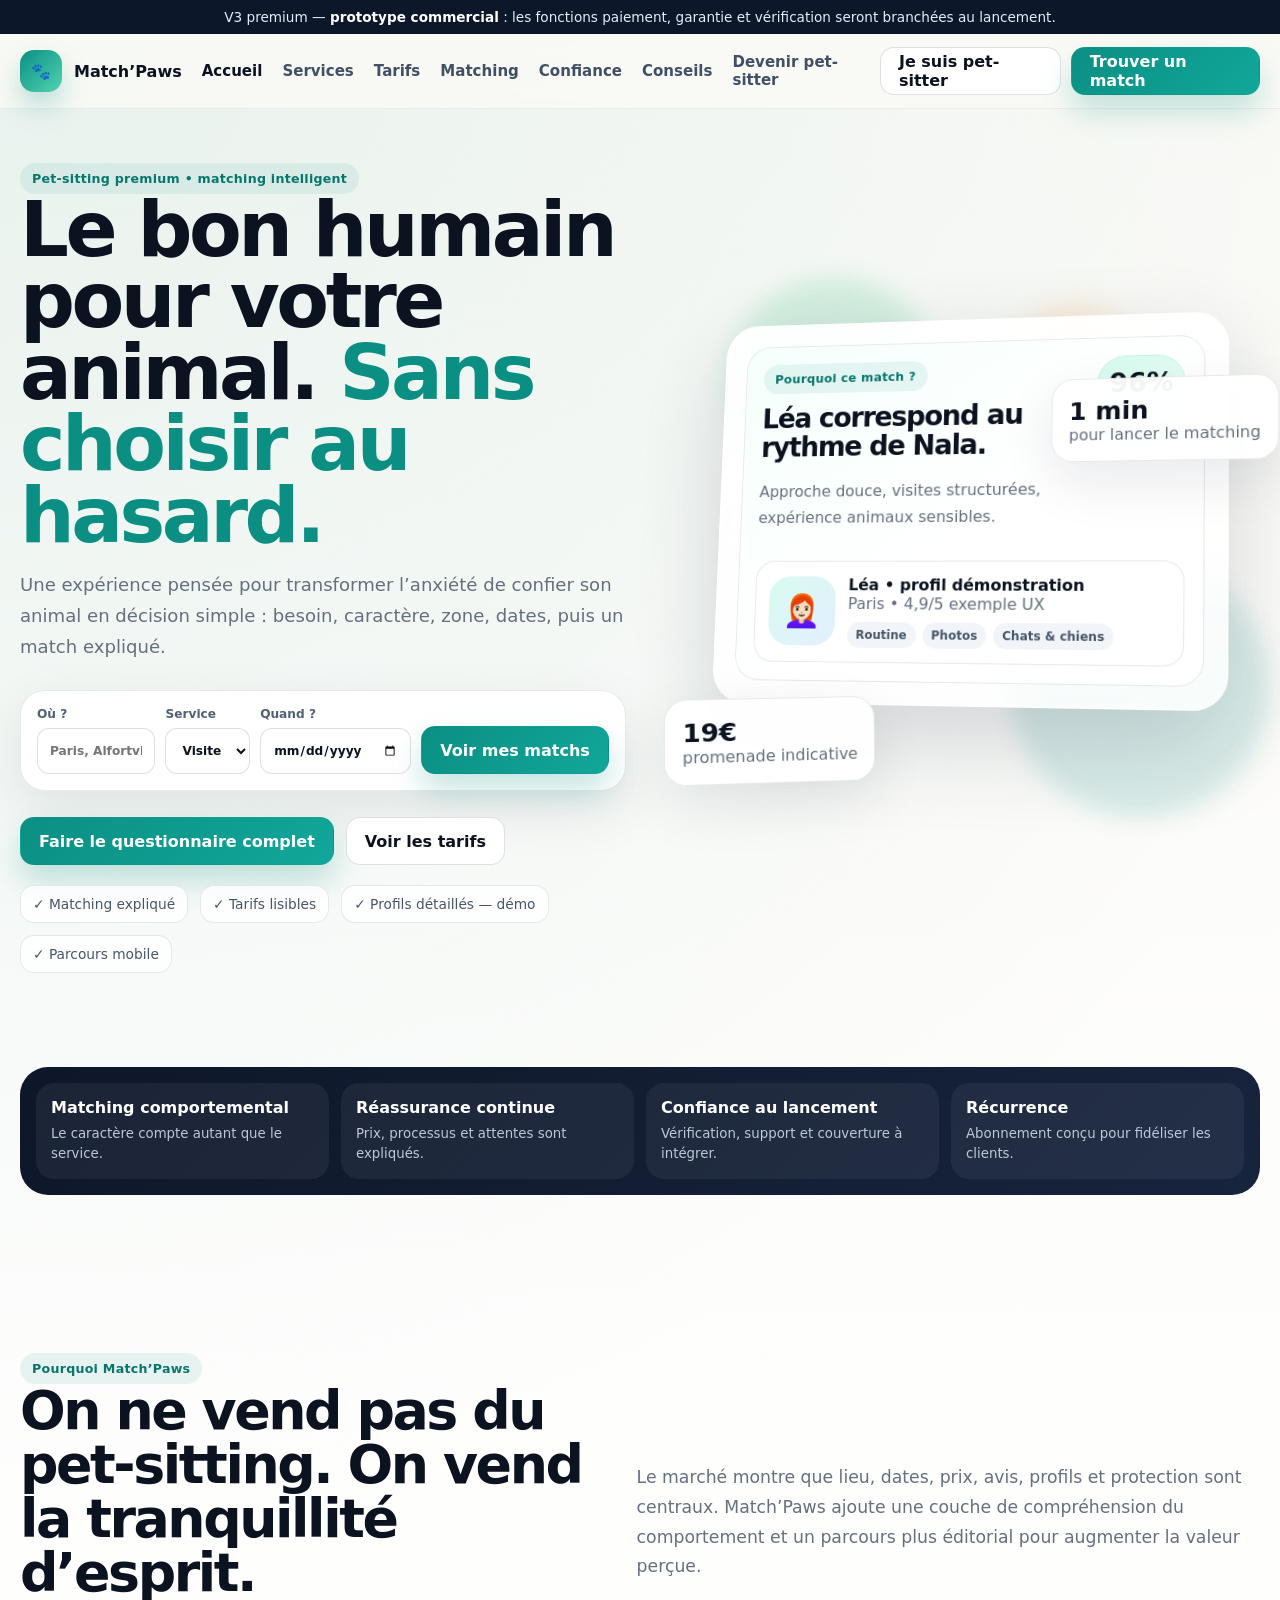
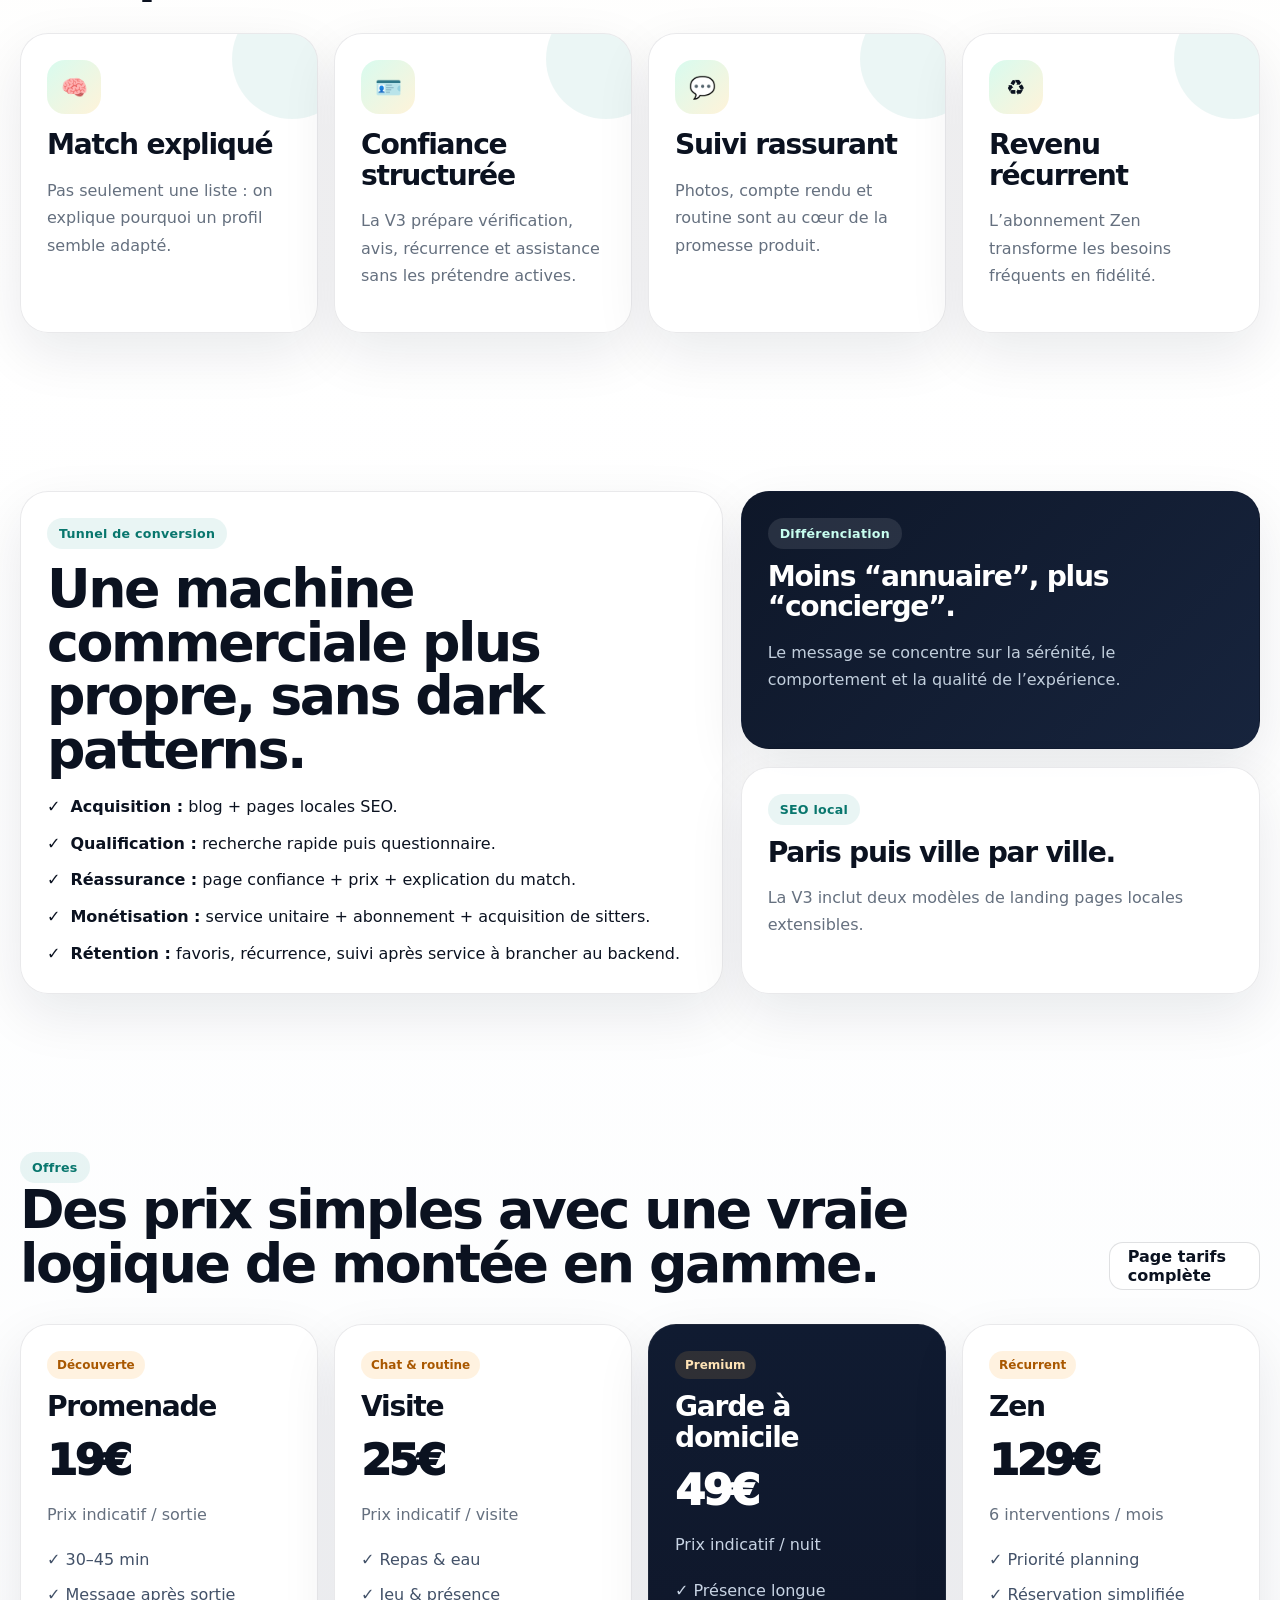
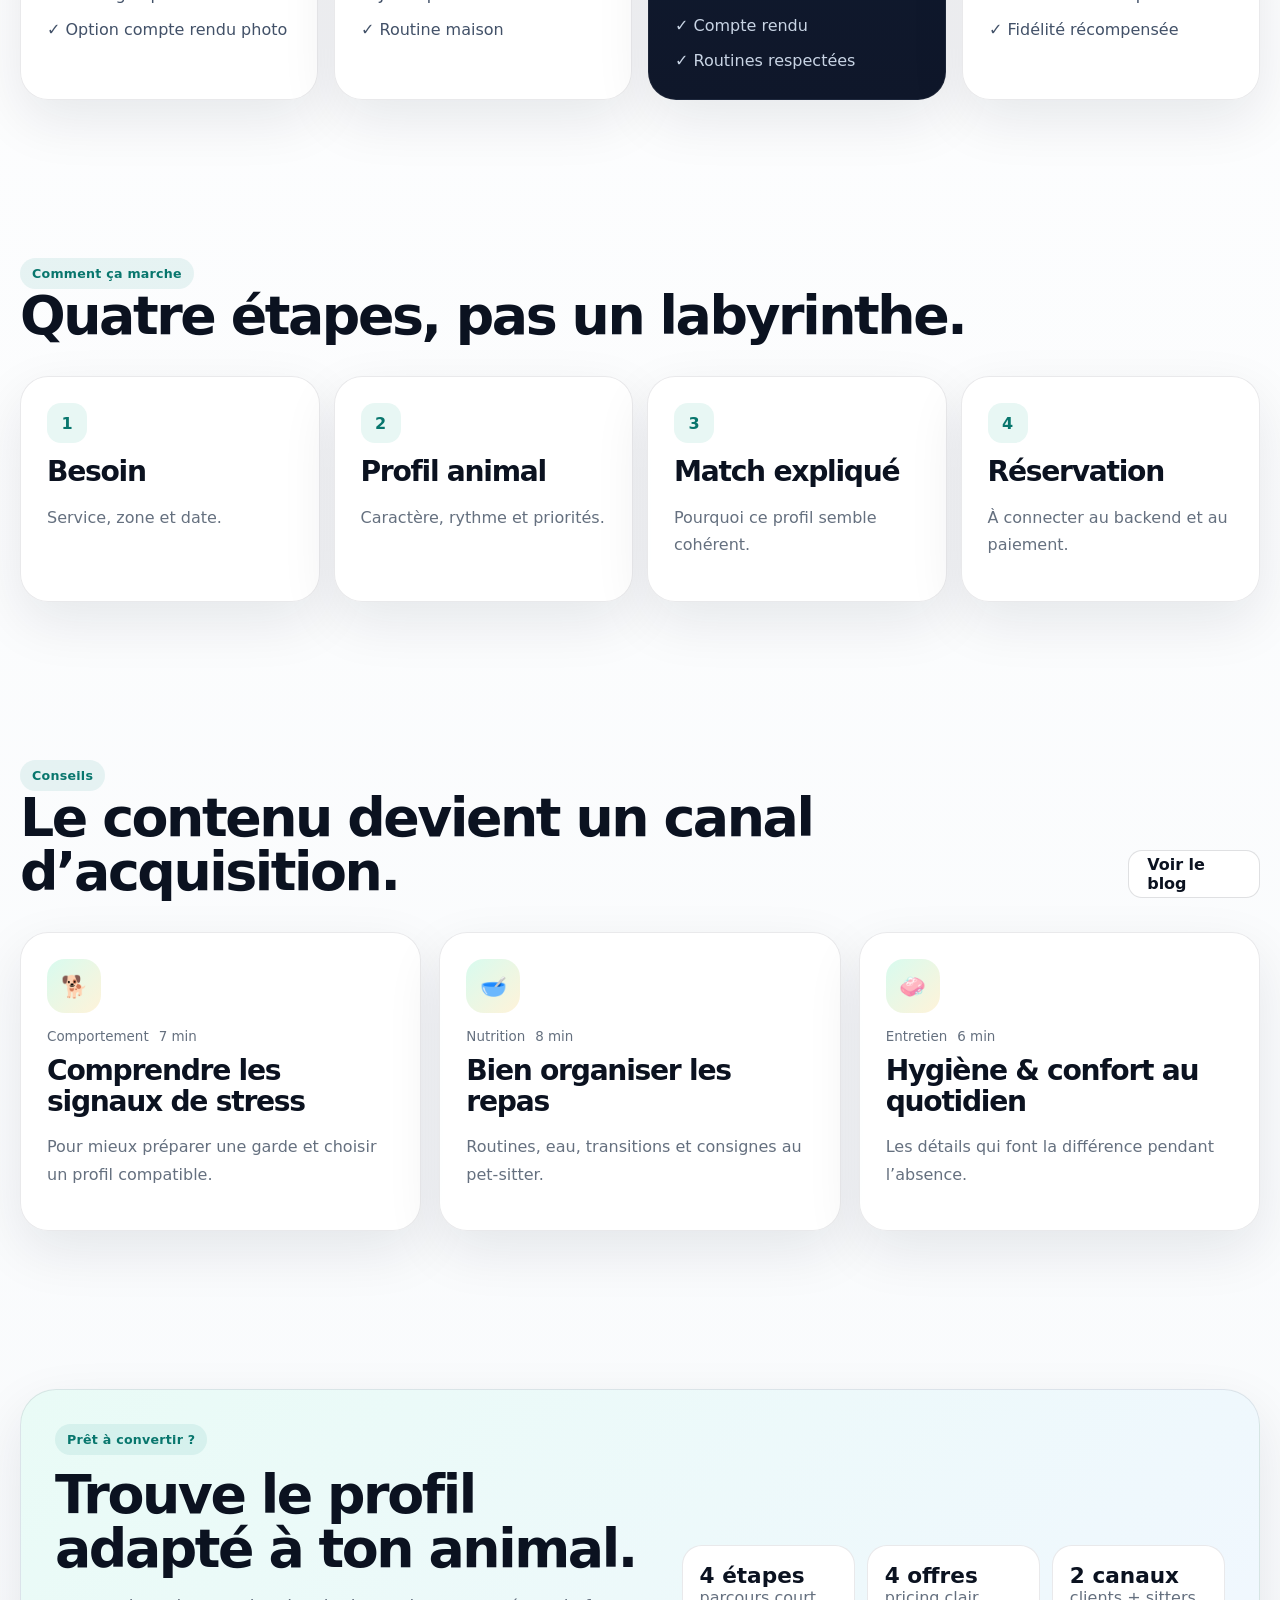
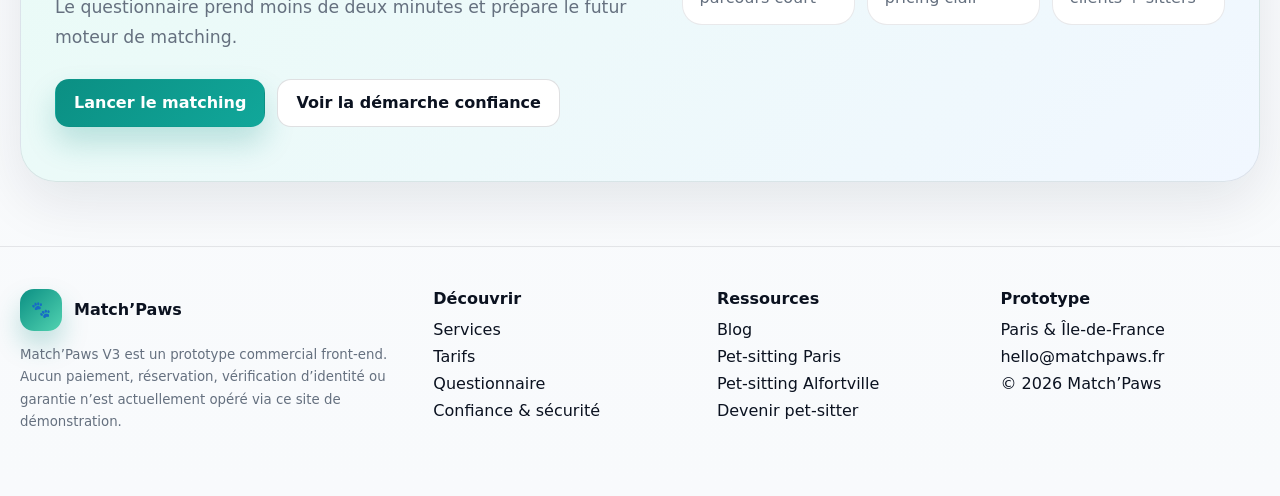
<file: index.html>
<!doctype html><html lang="fr"><head><meta charset="utf-8"><meta name="viewport" content="width=device-width,initial-scale=1"><title>Match’Paws — Pet-sitting premium & matching intelligent</title><meta name="description" content="Trouvez un pet-sitter adapté au caractère de votre animal avec une expérience premium, claire et rassurante."><link rel="stylesheet" href="style.css"></head><body><div class="announcement">V3 premium — <strong>prototype commercial</strong> : les fonctions paiement, garantie et vérification seront branchées au lancement.</div><header class="site-header"><div class="container nav-wrap"><a class="brand" href="index.html"><span class="brand-mark">🐾</span><span>Match’Paws</span></a><nav class="nav"><a data-nav href="index.html">Accueil</a><a data-nav href="services.html">Services</a><a data-nav href="pricing.html">Tarifs</a><a data-nav href="matching.html">Matching</a><a data-nav href="trust.html">Confiance</a><a data-nav href="blog.html">Conseils</a><a data-nav href="become-sitter.html">Devenir pet-sitter</a></nav><div class="actions"><a class="btn btn-secondary" href="become-sitter.html">Je suis pet-sitter</a><a class="btn btn-primary" href="matching.html">Trouver un match</a></div></div></header><main>
<section class="hero"><div class="container hero-grid"><div class="hero-copy reveal visible"><span class="eyebrow">Pet-sitting premium • matching intelligent</span><h1>Le bon humain pour votre animal. <span>Sans choisir au hasard.</span></h1><p class="lead">Une expérience pensée pour transformer l’anxiété de confier son animal en décision simple : besoin, caractère, zone, dates, puis un match expliqué.</p><form class="search-box" id="homeSearch"><label>Où ?<input class="field" name="zone" placeholder="Paris, Alfortville…" required></label><label>Service<select class="field" name="service"><option>Visite à domicile</option><option>Promenade</option><option>Garde à domicile</option></select></label><label>Quand ?<input class="field" type="date" name="date" required></label><button class="btn btn-primary" type="submit">Voir mes matchs</button></form><div class="hero-actions"><a class="btn btn-primary" href="matching.html">Faire le questionnaire complet</a><a class="btn btn-secondary" href="pricing.html">Voir les tarifs</a></div><div class="proof-row"><span class="proof-chip">✓ Matching expliqué</span><span class="proof-chip">✓ Tarifs lisibles</span><span class="proof-chip">✓ Profils détaillés — démo</span><span class="proof-chip">✓ Parcours mobile</span></div></div><div class="hero-visual reveal"><div class="glow g1"></div><div class="glow g2"></div><div class="glow g3"></div><div class="hero-panel"><div class="screen"><div class="screen-top"><div><span class="eyebrow">Pourquoi ce match ?</span><h3 style="margin-top:12px">Léa correspond au rythme de Nala.</h3><p class="muted">Approche douce, visites structurées, expérience animaux sensibles.</p></div><div class="score"><strong>96%</strong><small class="muted">compatibilité</small></div></div><div class="mini-profile"><div class="avatar">👩🏻‍🦰</div><div><strong>Léa • profil démonstration</strong><div class="muted">Paris • 4,9/5 exemple UX</div><div class="tag-row"><span class="tag">Routine</span><span class="tag">Photos</span><span class="tag">Chats & chiens</span></div></div></div></div></div><div class="float-card one"><div class="stat-number">19€</div><div class="muted">promenade indicative</div></div><div class="float-card two"><div class="stat-number">1 min</div><div class="muted">pour lancer le matching</div></div></div></div></section>
<section class="section-sm"><div class="container trust-strip reveal"><div><strong>Matching comportemental</strong><small>Le caractère compte autant que le service.</small></div><div><strong>Réassurance continue</strong><small>Prix, processus et attentes sont expliqués.</small></div><div><strong>Confiance au lancement</strong><small>Vérification, support et couverture à intégrer.</small></div><div><strong>Récurrence</strong><small>Abonnement conçu pour fidéliser les clients.</small></div></div></section>
<section class="section"><div class="container"><div class="section-head reveal"><div><span class="eyebrow">Pourquoi Match’Paws</span><h2>On ne vend pas du pet-sitting. On vend la tranquillité d’esprit.</h2></div><p class="lead">Le marché montre que lieu, dates, prix, avis, profils et protection sont centraux. Match’Paws ajoute une couche de compréhension du comportement et un parcours plus éditorial pour augmenter la valeur perçue.</p></div><div class="grid-4"><div class="card service-card reveal"><div class="icon">🧠</div><h3>Match expliqué</h3><p class="muted">Pas seulement une liste : on explique pourquoi un profil semble adapté.</p></div><div class="card service-card reveal"><div class="icon">🪪</div><h3>Confiance structurée</h3><p class="muted">La V3 prépare vérification, avis, récurrence et assistance sans les prétendre actives.</p></div><div class="card service-card reveal"><div class="icon">💬</div><h3>Suivi rassurant</h3><p class="muted">Photos, compte rendu et routine sont au cœur de la promesse produit.</p></div><div class="card service-card reveal"><div class="icon">♻️</div><h3>Revenu récurrent</h3><p class="muted">L’abonnement Zen transforme les besoins fréquents en fidélité.</p></div></div></div></section>
<section class="section-sm"><div class="container mosaic"><div class="card tall reveal"><span class="eyebrow">Tunnel de conversion</span><h2 style="margin-top:13px">Une machine commerciale plus propre, sans dark patterns.</h2><ul class="check-list"><li>✓ <span><strong>Acquisition :</strong> blog + pages locales SEO.</span></li><li>✓ <span><strong>Qualification :</strong> recherche rapide puis questionnaire.</span></li><li>✓ <span><strong>Réassurance :</strong> page confiance + prix + explication du match.</span></li><li>✓ <span><strong>Monétisation :</strong> service unitaire + abonnement + acquisition de sitters.</span></li><li>✓ <span><strong>Rétention :</strong> favoris, récurrence, suivi après service à brancher au backend.</span></li></ul></div><div class="card dark-card reveal"><span class="eyebrow" style="background:rgba(255,255,255,.1);color:#c8fff0">Différenciation</span><h3 style="margin-top:13px">Moins “annuaire”, plus “concierge”.</h3><p class="muted">Le message se concentre sur la sérénité, le comportement et la qualité de l’expérience.</p></div><div class="card reveal"><span class="eyebrow">SEO local</span><h3 style="margin-top:13px">Paris puis ville par ville.</h3><p class="muted">La V3 inclut deux modèles de landing pages locales extensibles.</p></div></div></section>
<section class="section"><div class="container"><div class="section-head reveal"><div><span class="eyebrow">Offres</span><h2>Des prix simples avec une vraie logique de montée en gamme.</h2></div><a class="btn btn-secondary" href="pricing.html">Page tarifs complète</a></div><div class="price-grid"><div class="price-card reveal"><span class="badge">Découverte</span><h3 style="margin-top:13px">Promenade</h3><div class="price">19€</div><p class="muted">Prix indicatif / sortie</p><ul><li>✓ 30–45 min</li><li>✓ Message après sortie</li><li>✓ Option compte rendu photo</li></ul></div><div class="price-card reveal"><span class="badge">Chat & routine</span><h3 style="margin-top:13px">Visite</h3><div class="price">25€</div><p class="muted">Prix indicatif / visite</p><ul><li>✓ Repas & eau</li><li>✓ Jeu & présence</li><li>✓ Routine maison</li></ul></div><div class="price-card featured reveal"><span class="badge">Premium</span><h3 style="margin-top:13px">Garde à domicile</h3><div class="price">49€</div><p class="muted">Prix indicatif / nuit</p><ul><li>✓ Présence longue</li><li>✓ Compte rendu</li><li>✓ Routines respectées</li></ul></div><div class="price-card reveal"><span class="badge">Récurrent</span><h3 style="margin-top:13px">Zen</h3><div class="price">129€</div><p class="muted">6 interventions / mois</p><ul><li>✓ Priorité planning</li><li>✓ Réservation simplifiée</li><li>✓ Fidélité récompensée</li></ul></div></div></div></section>
<section class="section-sm"><div class="container"><div class="section-head reveal"><div><span class="eyebrow">Comment ça marche</span><h2>Quatre étapes, pas un labyrinthe.</h2></div></div><div class="step-grid"><div class="step-card reveal"><div class="step-no">1</div><h3>Besoin</h3><p class="muted">Service, zone et date.</p></div><div class="step-card reveal"><div class="step-no">2</div><h3>Profil animal</h3><p class="muted">Caractère, rythme et priorités.</p></div><div class="step-card reveal"><div class="step-no">3</div><h3>Match expliqué</h3><p class="muted">Pourquoi ce profil semble cohérent.</p></div><div class="step-card reveal"><div class="step-no">4</div><h3>Réservation</h3><p class="muted">À connecter au backend et au paiement.</p></div></div></div></section>
<section class="section"><div class="container"><div class="section-head reveal"><div><span class="eyebrow">Conseils</span><h2>Le contenu devient un canal d’acquisition.</h2></div><a class="btn btn-secondary" href="blog.html">Voir le blog</a></div><div class="blog-grid"><a class="blog-card reveal" href="article-comportement-animal.html"><div class="icon">🐕</div><div class="meta"><span>Comportement</span><span>7 min</span></div><h3>Comprendre les signaux de stress</h3><p class="muted">Pour mieux préparer une garde et choisir un profil compatible.</p></a><a class="blog-card reveal" href="article-nutrition.html"><div class="icon">🥣</div><div class="meta"><span>Nutrition</span><span>8 min</span></div><h3>Bien organiser les repas</h3><p class="muted">Routines, eau, transitions et consignes au pet-sitter.</p></a><a class="blog-card reveal" href="article-entretien.html"><div class="icon">🧼</div><div class="meta"><span>Entretien</span><span>6 min</span></div><h3>Hygiène & confort au quotidien</h3><p class="muted">Les détails qui font la différence pendant l’absence.</p></a></div></div></section>
<section class="section-sm"><div class="container cta reveal"><div><span class="eyebrow">Prêt à convertir ?</span><h2 style="margin-top:13px">Trouve le profil adapté à ton animal.</h2><p class="lead">Le questionnaire prend moins de deux minutes et prépare le futur moteur de matching.</p><div class="hero-actions"><a class="btn btn-primary" href="matching.html">Lancer le matching</a><a class="btn btn-secondary" href="trust.html">Voir la démarche confiance</a></div></div><div class="kpis"><div class="kpi"><strong>4 étapes</strong><span class="muted">parcours court</span></div><div class="kpi"><strong>4 offres</strong><span class="muted">pricing clair</span></div><div class="kpi"><strong>2 canaux</strong><span class="muted">clients + sitters</span></div></div></div></section></main><div class="sticky-mobile"><a class="btn btn-primary" href="matching.html">Trouver mon pet-sitter</a></div><footer class="footer"><div class="container footer-grid"><div><div class="brand" style="margin-bottom:13px"><span class="brand-mark">🐾</span><span>Match’Paws</span></div><small>Match’Paws V3 est un prototype commercial front-end. Aucun paiement, réservation, vérification d’identité ou garantie n’est actuellement opéré via ce site de démonstration.</small></div><div><strong>Découvrir</strong><ul><li><a href="services.html">Services</a></li><li><a href="pricing.html">Tarifs</a></li><li><a href="matching.html">Questionnaire</a></li><li><a href="trust.html">Confiance & sécurité</a></li></ul></div><div><strong>Ressources</strong><ul><li><a href="blog.html">Blog</a></li><li><a href="pet-sitting-paris.html">Pet-sitting Paris</a></li><li><a href="pet-sitting-alfortville.html">Pet-sitting Alfortville</a></li><li><a href="become-sitter.html">Devenir pet-sitter</a></li></ul></div><div><strong>Prototype</strong><ul><li>Paris & Île-de-France</li><li>hello@matchpaws.fr</li><li>© <span id="year"></span> Match’Paws</li></ul></div></div></footer><script src="script.js"></script></body></html>
</file>
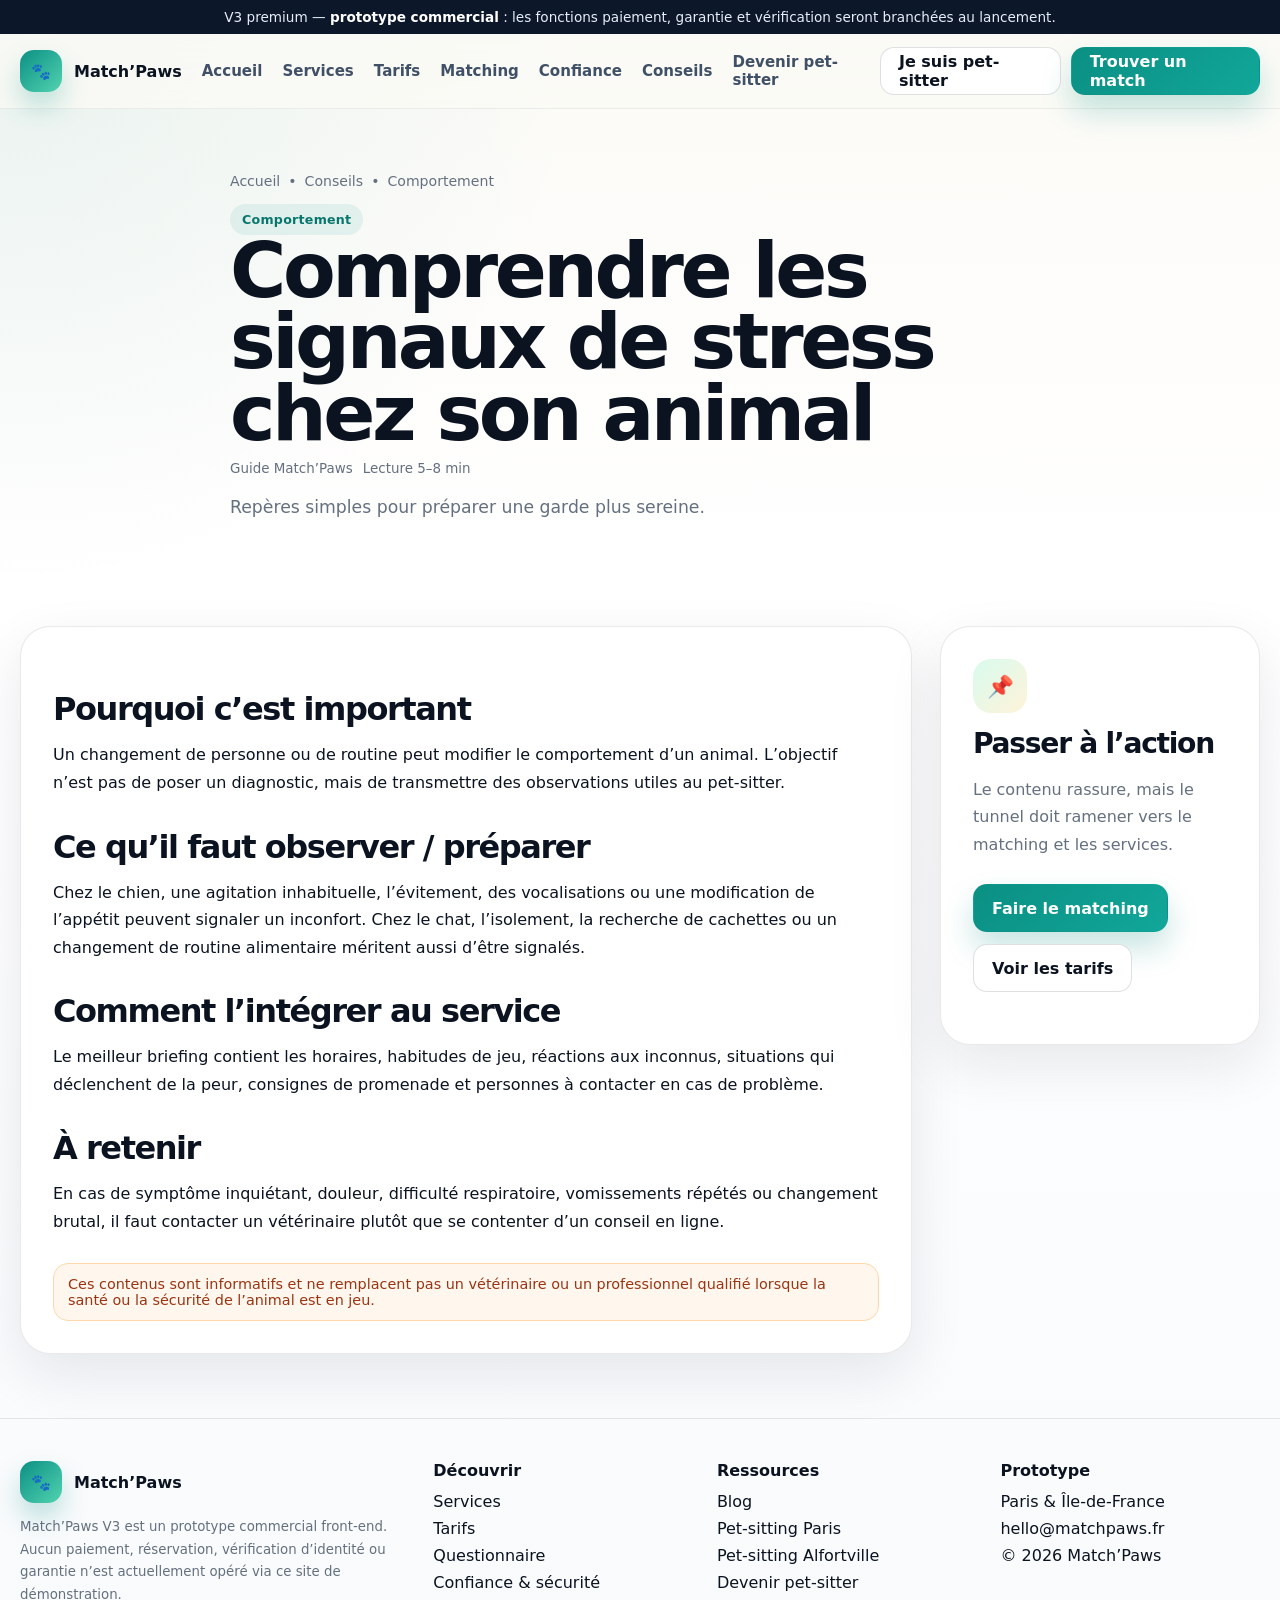
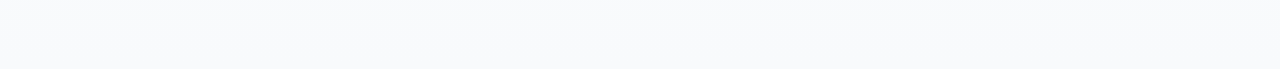
<file: article-comportement-animal.html>
<!doctype html><html lang="fr"><head><meta charset="utf-8"><meta name="viewport" content="width=device-width,initial-scale=1"><title>Comprendre les signaux de stress chez son animal — Match’Paws</title><meta name="description" content="Repères simples pour préparer une garde plus sereine."><link rel="stylesheet" href="style.css"></head><body><div class="announcement">V3 premium — <strong>prototype commercial</strong> : les fonctions paiement, garantie et vérification seront branchées au lancement.</div><header class="site-header"><div class="container nav-wrap"><a class="brand" href="index.html"><span class="brand-mark">🐾</span><span>Match’Paws</span></a><nav class="nav"><a data-nav href="index.html">Accueil</a><a data-nav href="services.html">Services</a><a data-nav href="pricing.html">Tarifs</a><a data-nav href="matching.html">Matching</a><a data-nav href="trust.html">Confiance</a><a data-nav href="blog.html">Conseils</a><a data-nav href="become-sitter.html">Devenir pet-sitter</a></nav><div class="actions"><a class="btn btn-secondary" href="become-sitter.html">Je suis pet-sitter</a><a class="btn btn-primary" href="matching.html">Trouver un match</a></div></div></header><main><section class="page-hero"><div class="container intro reveal visible"><div class="breadcrumb"><a href="index.html">Accueil</a><span>•</span><a href="blog.html">Conseils</a><span>•</span><span>Comportement</span></div><span class="eyebrow">Comportement</span><h1>Comprendre les signaux de stress chez son animal</h1><div class="article-meta"><span>Guide Match’Paws</span><span>Lecture 5–8 min</span></div><p class="lead">Repères simples pour préparer une garde plus sereine.</p></div></section><section class="section-sm"><div class="container article-layout"><article class="article-content reveal visible"><h2>Pourquoi c’est important</h2><p>Un changement de personne ou de routine peut modifier le comportement d’un animal. L’objectif n’est pas de poser un diagnostic, mais de transmettre des observations utiles au pet-sitter.</p><h2>Ce qu’il faut observer / préparer</h2><p>Chez le chien, une agitation inhabituelle, l’évitement, des vocalisations ou une modification de l’appétit peuvent signaler un inconfort. Chez le chat, l’isolement, la recherche de cachettes ou un changement de routine alimentaire méritent aussi d’être signalés.</p><h2>Comment l’intégrer au service</h2><p>Le meilleur briefing contient les horaires, habitudes de jeu, réactions aux inconnus, situations qui déclenchent de la peur, consignes de promenade et personnes à contacter en cas de problème.</p><h2>À retenir</h2><p>En cas de symptôme inquiétant, douleur, difficulté respiratoire, vomissements répétés ou changement brutal, il faut contacter un vétérinaire plutôt que se contenter d’un conseil en ligne.</p><div class="inline-note" style="margin-top:28px">Ces contenus sont informatifs et ne remplacent pas un vétérinaire ou un professionnel qualifié lorsque la santé ou la sécurité de l’animal est en jeu.</div></article><aside class="article-side reveal"><div class="icon">📌</div><h3>Passer à l’action</h3><p class="muted">Le contenu rassure, mais le tunnel doit ramener vers le matching et les services.</p><div class="hero-actions"><a class="btn btn-primary" href="matching.html">Faire le matching</a><a class="btn btn-secondary" href="pricing.html">Voir les tarifs</a></div></aside></div></section></main><div class="sticky-mobile"><a class="btn btn-primary" href="matching.html">Trouver mon pet-sitter</a></div><footer class="footer"><div class="container footer-grid"><div><div class="brand" style="margin-bottom:13px"><span class="brand-mark">🐾</span><span>Match’Paws</span></div><small>Match’Paws V3 est un prototype commercial front-end. Aucun paiement, réservation, vérification d’identité ou garantie n’est actuellement opéré via ce site de démonstration.</small></div><div><strong>Découvrir</strong><ul><li><a href="services.html">Services</a></li><li><a href="pricing.html">Tarifs</a></li><li><a href="matching.html">Questionnaire</a></li><li><a href="trust.html">Confiance & sécurité</a></li></ul></div><div><strong>Ressources</strong><ul><li><a href="blog.html">Blog</a></li><li><a href="pet-sitting-paris.html">Pet-sitting Paris</a></li><li><a href="pet-sitting-alfortville.html">Pet-sitting Alfortville</a></li><li><a href="become-sitter.html">Devenir pet-sitter</a></li></ul></div><div><strong>Prototype</strong><ul><li>Paris & Île-de-France</li><li>hello@matchpaws.fr</li><li>© <span id="year"></span> Match’Paws</li></ul></div></div></footer><script src="script.js"></script></body></html>
</file>
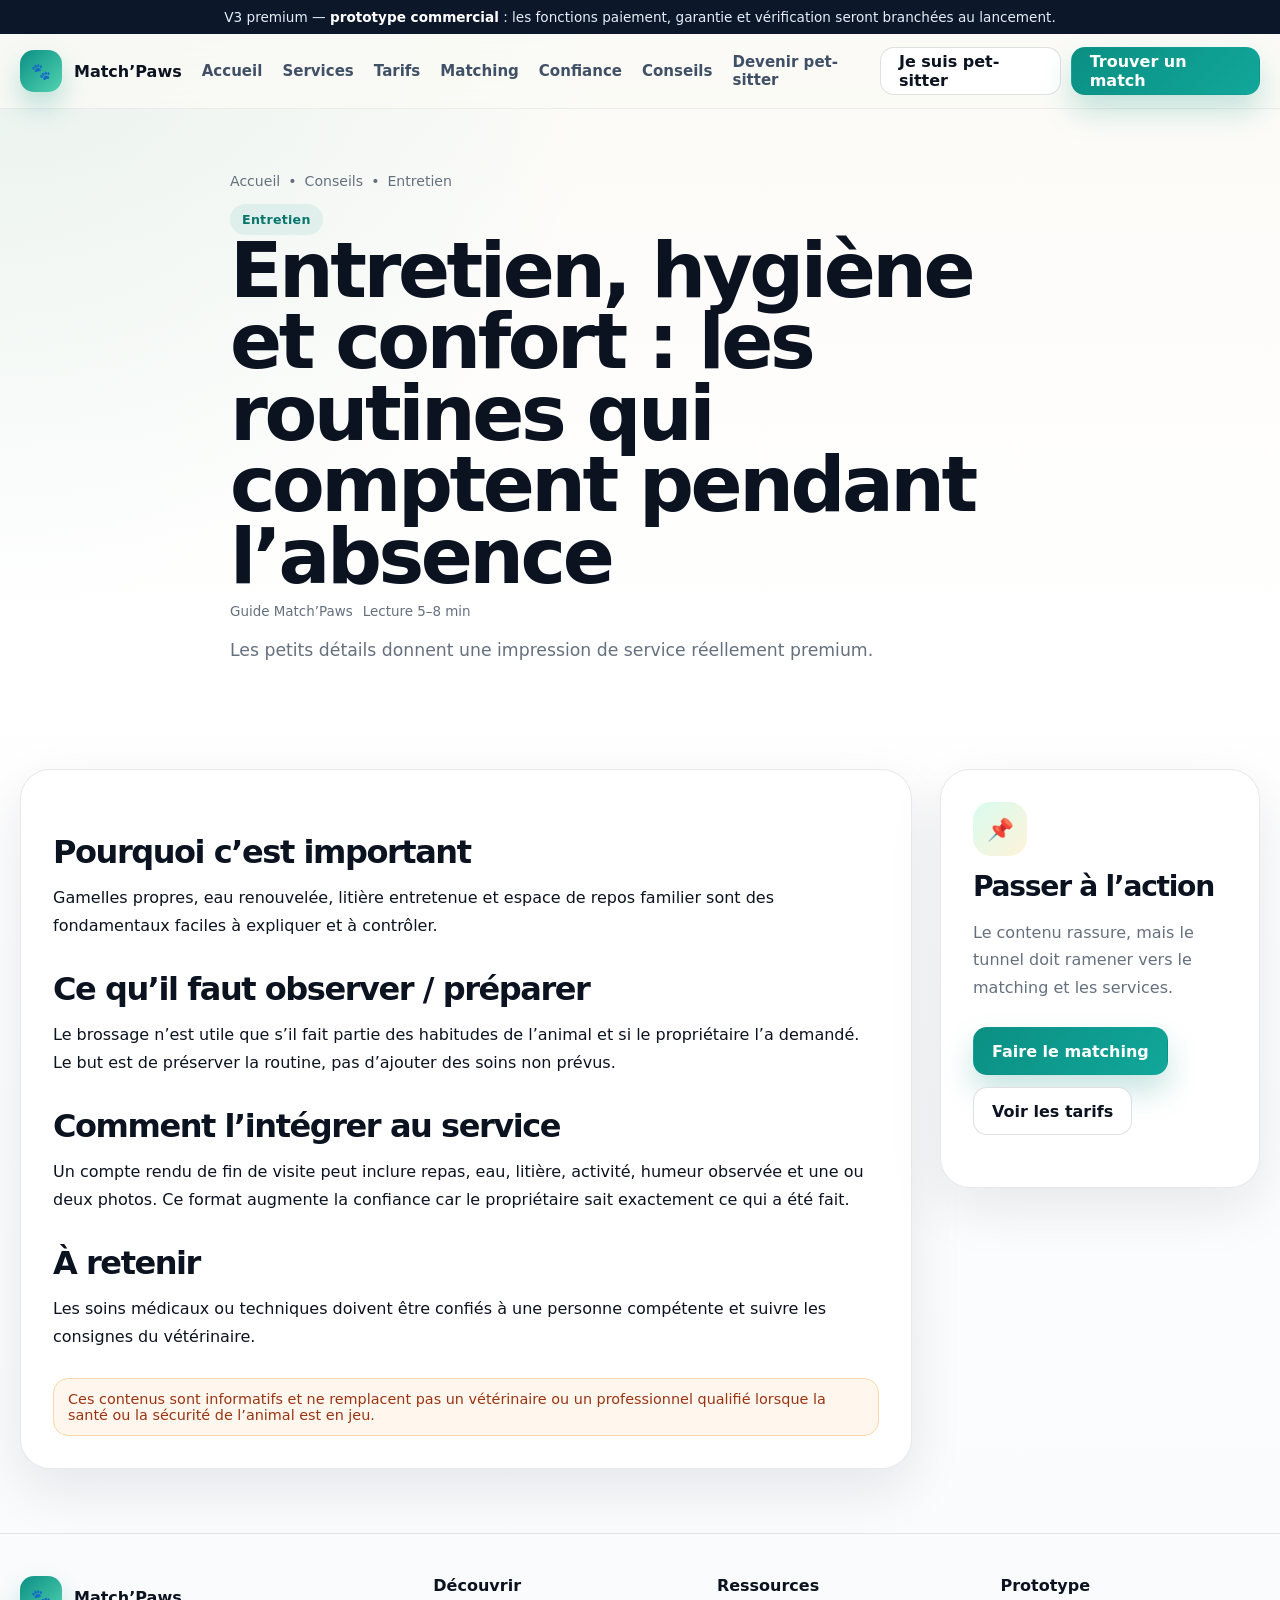
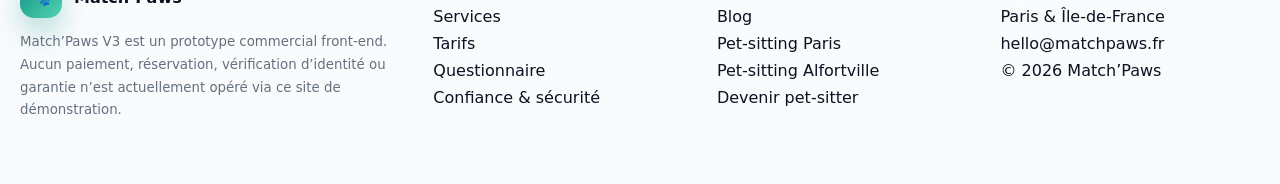
<file: article-entretien.html>
<!doctype html><html lang="fr"><head><meta charset="utf-8"><meta name="viewport" content="width=device-width,initial-scale=1"><title>Entretien, hygiène et confort : les routines qui comptent pendant l’absence — Match’Paws</title><meta name="description" content="Les petits détails donnent une impression de service réellement premium."><link rel="stylesheet" href="style.css"></head><body><div class="announcement">V3 premium — <strong>prototype commercial</strong> : les fonctions paiement, garantie et vérification seront branchées au lancement.</div><header class="site-header"><div class="container nav-wrap"><a class="brand" href="index.html"><span class="brand-mark">🐾</span><span>Match’Paws</span></a><nav class="nav"><a data-nav href="index.html">Accueil</a><a data-nav href="services.html">Services</a><a data-nav href="pricing.html">Tarifs</a><a data-nav href="matching.html">Matching</a><a data-nav href="trust.html">Confiance</a><a data-nav href="blog.html">Conseils</a><a data-nav href="become-sitter.html">Devenir pet-sitter</a></nav><div class="actions"><a class="btn btn-secondary" href="become-sitter.html">Je suis pet-sitter</a><a class="btn btn-primary" href="matching.html">Trouver un match</a></div></div></header><main><section class="page-hero"><div class="container intro reveal visible"><div class="breadcrumb"><a href="index.html">Accueil</a><span>•</span><a href="blog.html">Conseils</a><span>•</span><span>Entretien</span></div><span class="eyebrow">Entretien</span><h1>Entretien, hygiène et confort : les routines qui comptent pendant l’absence</h1><div class="article-meta"><span>Guide Match’Paws</span><span>Lecture 5–8 min</span></div><p class="lead">Les petits détails donnent une impression de service réellement premium.</p></div></section><section class="section-sm"><div class="container article-layout"><article class="article-content reveal visible"><h2>Pourquoi c’est important</h2><p>Gamelles propres, eau renouvelée, litière entretenue et espace de repos familier sont des fondamentaux faciles à expliquer et à contrôler.</p><h2>Ce qu’il faut observer / préparer</h2><p>Le brossage n’est utile que s’il fait partie des habitudes de l’animal et si le propriétaire l’a demandé. Le but est de préserver la routine, pas d’ajouter des soins non prévus.</p><h2>Comment l’intégrer au service</h2><p>Un compte rendu de fin de visite peut inclure repas, eau, litière, activité, humeur observée et une ou deux photos. Ce format augmente la confiance car le propriétaire sait exactement ce qui a été fait.</p><h2>À retenir</h2><p>Les soins médicaux ou techniques doivent être confiés à une personne compétente et suivre les consignes du vétérinaire.</p><div class="inline-note" style="margin-top:28px">Ces contenus sont informatifs et ne remplacent pas un vétérinaire ou un professionnel qualifié lorsque la santé ou la sécurité de l’animal est en jeu.</div></article><aside class="article-side reveal"><div class="icon">📌</div><h3>Passer à l’action</h3><p class="muted">Le contenu rassure, mais le tunnel doit ramener vers le matching et les services.</p><div class="hero-actions"><a class="btn btn-primary" href="matching.html">Faire le matching</a><a class="btn btn-secondary" href="pricing.html">Voir les tarifs</a></div></aside></div></section></main><div class="sticky-mobile"><a class="btn btn-primary" href="matching.html">Trouver mon pet-sitter</a></div><footer class="footer"><div class="container footer-grid"><div><div class="brand" style="margin-bottom:13px"><span class="brand-mark">🐾</span><span>Match’Paws</span></div><small>Match’Paws V3 est un prototype commercial front-end. Aucun paiement, réservation, vérification d’identité ou garantie n’est actuellement opéré via ce site de démonstration.</small></div><div><strong>Découvrir</strong><ul><li><a href="services.html">Services</a></li><li><a href="pricing.html">Tarifs</a></li><li><a href="matching.html">Questionnaire</a></li><li><a href="trust.html">Confiance & sécurité</a></li></ul></div><div><strong>Ressources</strong><ul><li><a href="blog.html">Blog</a></li><li><a href="pet-sitting-paris.html">Pet-sitting Paris</a></li><li><a href="pet-sitting-alfortville.html">Pet-sitting Alfortville</a></li><li><a href="become-sitter.html">Devenir pet-sitter</a></li></ul></div><div><strong>Prototype</strong><ul><li>Paris & Île-de-France</li><li>hello@matchpaws.fr</li><li>© <span id="year"></span> Match’Paws</li></ul></div></div></footer><script src="script.js"></script></body></html>
</file>
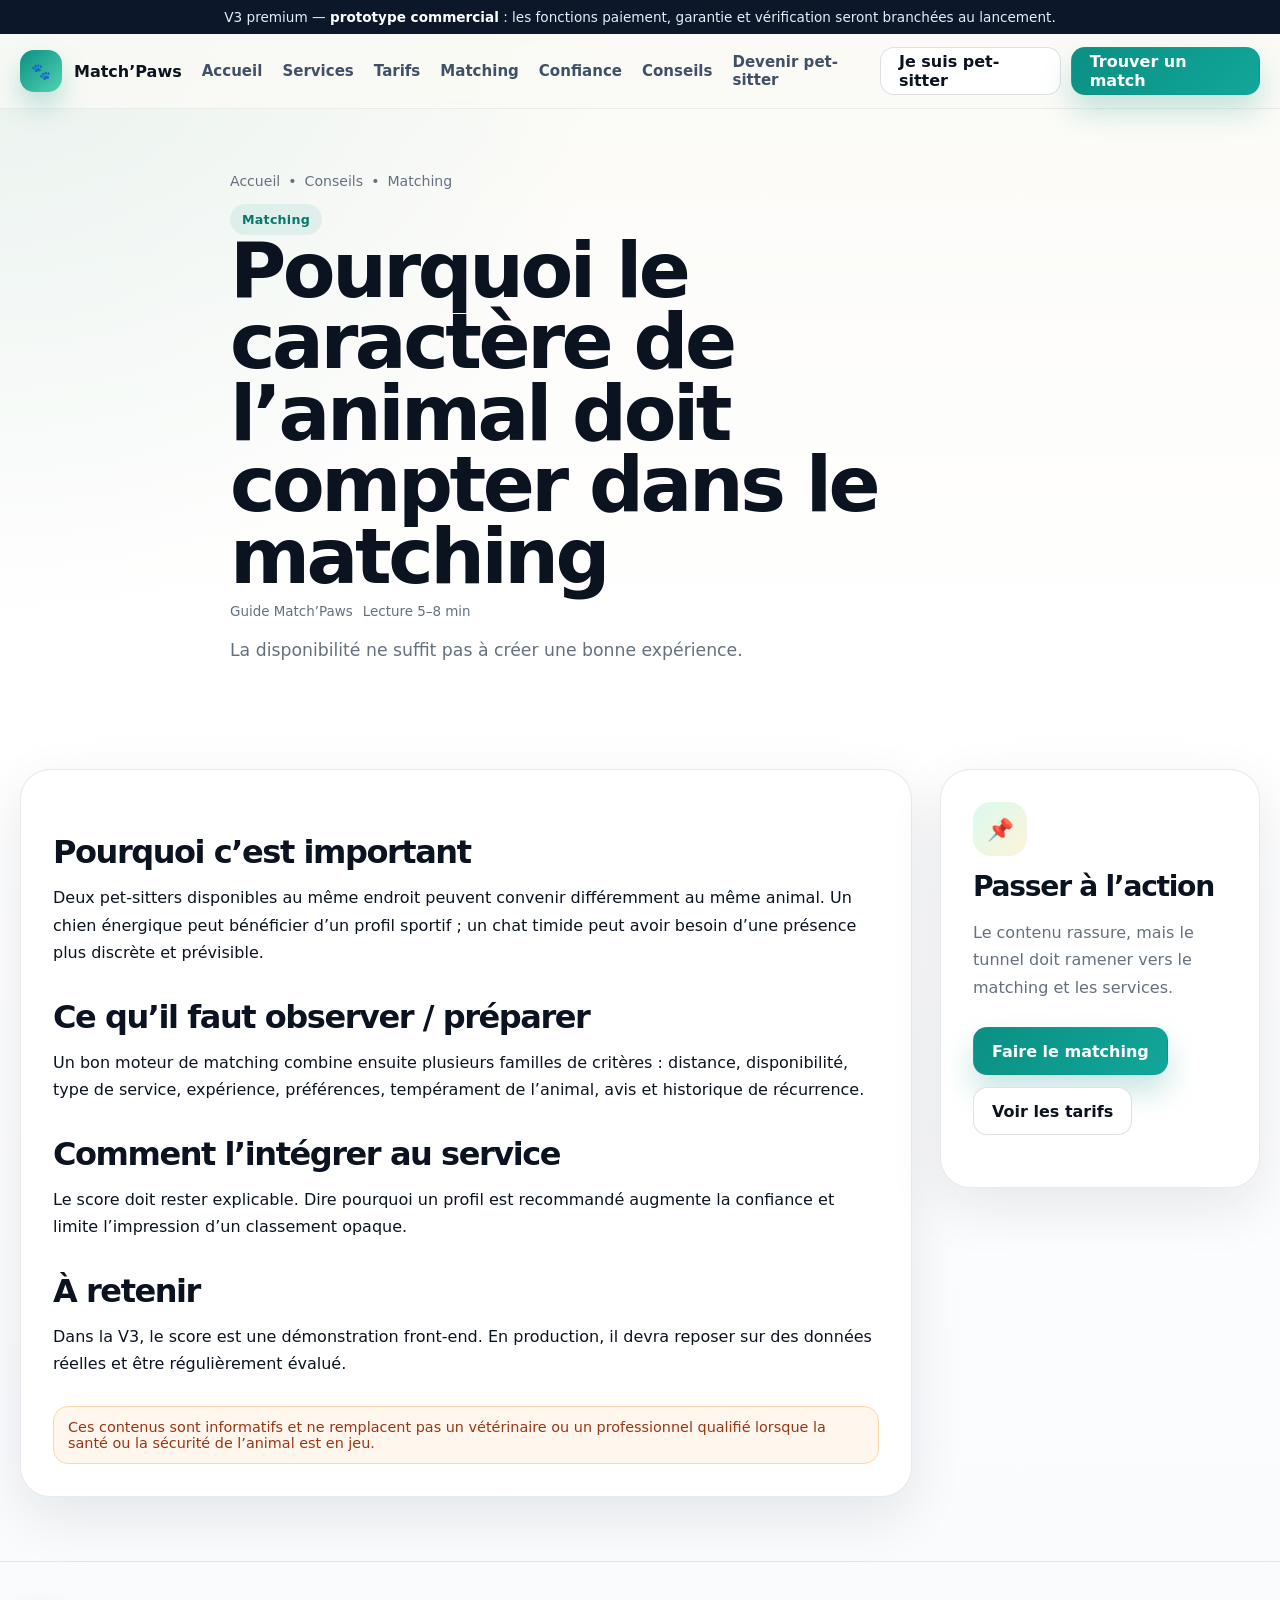
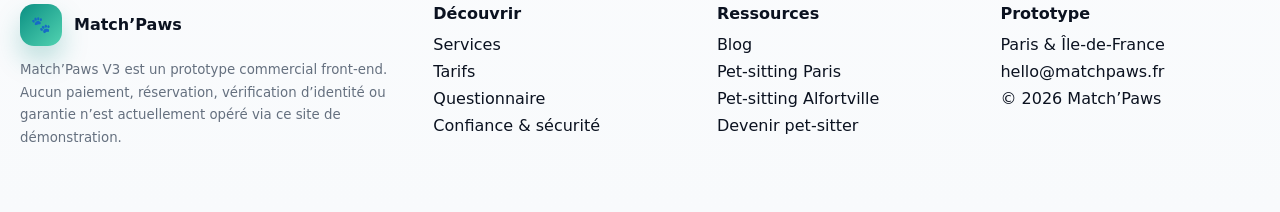
<file: article-matching.html>
<!doctype html><html lang="fr"><head><meta charset="utf-8"><meta name="viewport" content="width=device-width,initial-scale=1"><title>Pourquoi le caractère de l’animal doit compter dans le matching — Match’Paws</title><meta name="description" content="La disponibilité ne suffit pas à créer une bonne expérience."><link rel="stylesheet" href="style.css"></head><body><div class="announcement">V3 premium — <strong>prototype commercial</strong> : les fonctions paiement, garantie et vérification seront branchées au lancement.</div><header class="site-header"><div class="container nav-wrap"><a class="brand" href="index.html"><span class="brand-mark">🐾</span><span>Match’Paws</span></a><nav class="nav"><a data-nav href="index.html">Accueil</a><a data-nav href="services.html">Services</a><a data-nav href="pricing.html">Tarifs</a><a data-nav href="matching.html">Matching</a><a data-nav href="trust.html">Confiance</a><a data-nav href="blog.html">Conseils</a><a data-nav href="become-sitter.html">Devenir pet-sitter</a></nav><div class="actions"><a class="btn btn-secondary" href="become-sitter.html">Je suis pet-sitter</a><a class="btn btn-primary" href="matching.html">Trouver un match</a></div></div></header><main><section class="page-hero"><div class="container intro reveal visible"><div class="breadcrumb"><a href="index.html">Accueil</a><span>•</span><a href="blog.html">Conseils</a><span>•</span><span>Matching</span></div><span class="eyebrow">Matching</span><h1>Pourquoi le caractère de l’animal doit compter dans le matching</h1><div class="article-meta"><span>Guide Match’Paws</span><span>Lecture 5–8 min</span></div><p class="lead">La disponibilité ne suffit pas à créer une bonne expérience.</p></div></section><section class="section-sm"><div class="container article-layout"><article class="article-content reveal visible"><h2>Pourquoi c’est important</h2><p>Deux pet-sitters disponibles au même endroit peuvent convenir différemment au même animal. Un chien énergique peut bénéficier d’un profil sportif ; un chat timide peut avoir besoin d’une présence plus discrète et prévisible.</p><h2>Ce qu’il faut observer / préparer</h2><p>Un bon moteur de matching combine ensuite plusieurs familles de critères : distance, disponibilité, type de service, expérience, préférences, tempérament de l’animal, avis et historique de récurrence.</p><h2>Comment l’intégrer au service</h2><p>Le score doit rester explicable. Dire pourquoi un profil est recommandé augmente la confiance et limite l’impression d’un classement opaque.</p><h2>À retenir</h2><p>Dans la V3, le score est une démonstration front-end. En production, il devra reposer sur des données réelles et être régulièrement évalué.</p><div class="inline-note" style="margin-top:28px">Ces contenus sont informatifs et ne remplacent pas un vétérinaire ou un professionnel qualifié lorsque la santé ou la sécurité de l’animal est en jeu.</div></article><aside class="article-side reveal"><div class="icon">📌</div><h3>Passer à l’action</h3><p class="muted">Le contenu rassure, mais le tunnel doit ramener vers le matching et les services.</p><div class="hero-actions"><a class="btn btn-primary" href="matching.html">Faire le matching</a><a class="btn btn-secondary" href="pricing.html">Voir les tarifs</a></div></aside></div></section></main><div class="sticky-mobile"><a class="btn btn-primary" href="matching.html">Trouver mon pet-sitter</a></div><footer class="footer"><div class="container footer-grid"><div><div class="brand" style="margin-bottom:13px"><span class="brand-mark">🐾</span><span>Match’Paws</span></div><small>Match’Paws V3 est un prototype commercial front-end. Aucun paiement, réservation, vérification d’identité ou garantie n’est actuellement opéré via ce site de démonstration.</small></div><div><strong>Découvrir</strong><ul><li><a href="services.html">Services</a></li><li><a href="pricing.html">Tarifs</a></li><li><a href="matching.html">Questionnaire</a></li><li><a href="trust.html">Confiance & sécurité</a></li></ul></div><div><strong>Ressources</strong><ul><li><a href="blog.html">Blog</a></li><li><a href="pet-sitting-paris.html">Pet-sitting Paris</a></li><li><a href="pet-sitting-alfortville.html">Pet-sitting Alfortville</a></li><li><a href="become-sitter.html">Devenir pet-sitter</a></li></ul></div><div><strong>Prototype</strong><ul><li>Paris & Île-de-France</li><li>hello@matchpaws.fr</li><li>© <span id="year"></span> Match’Paws</li></ul></div></div></footer><script src="script.js"></script></body></html>
</file>
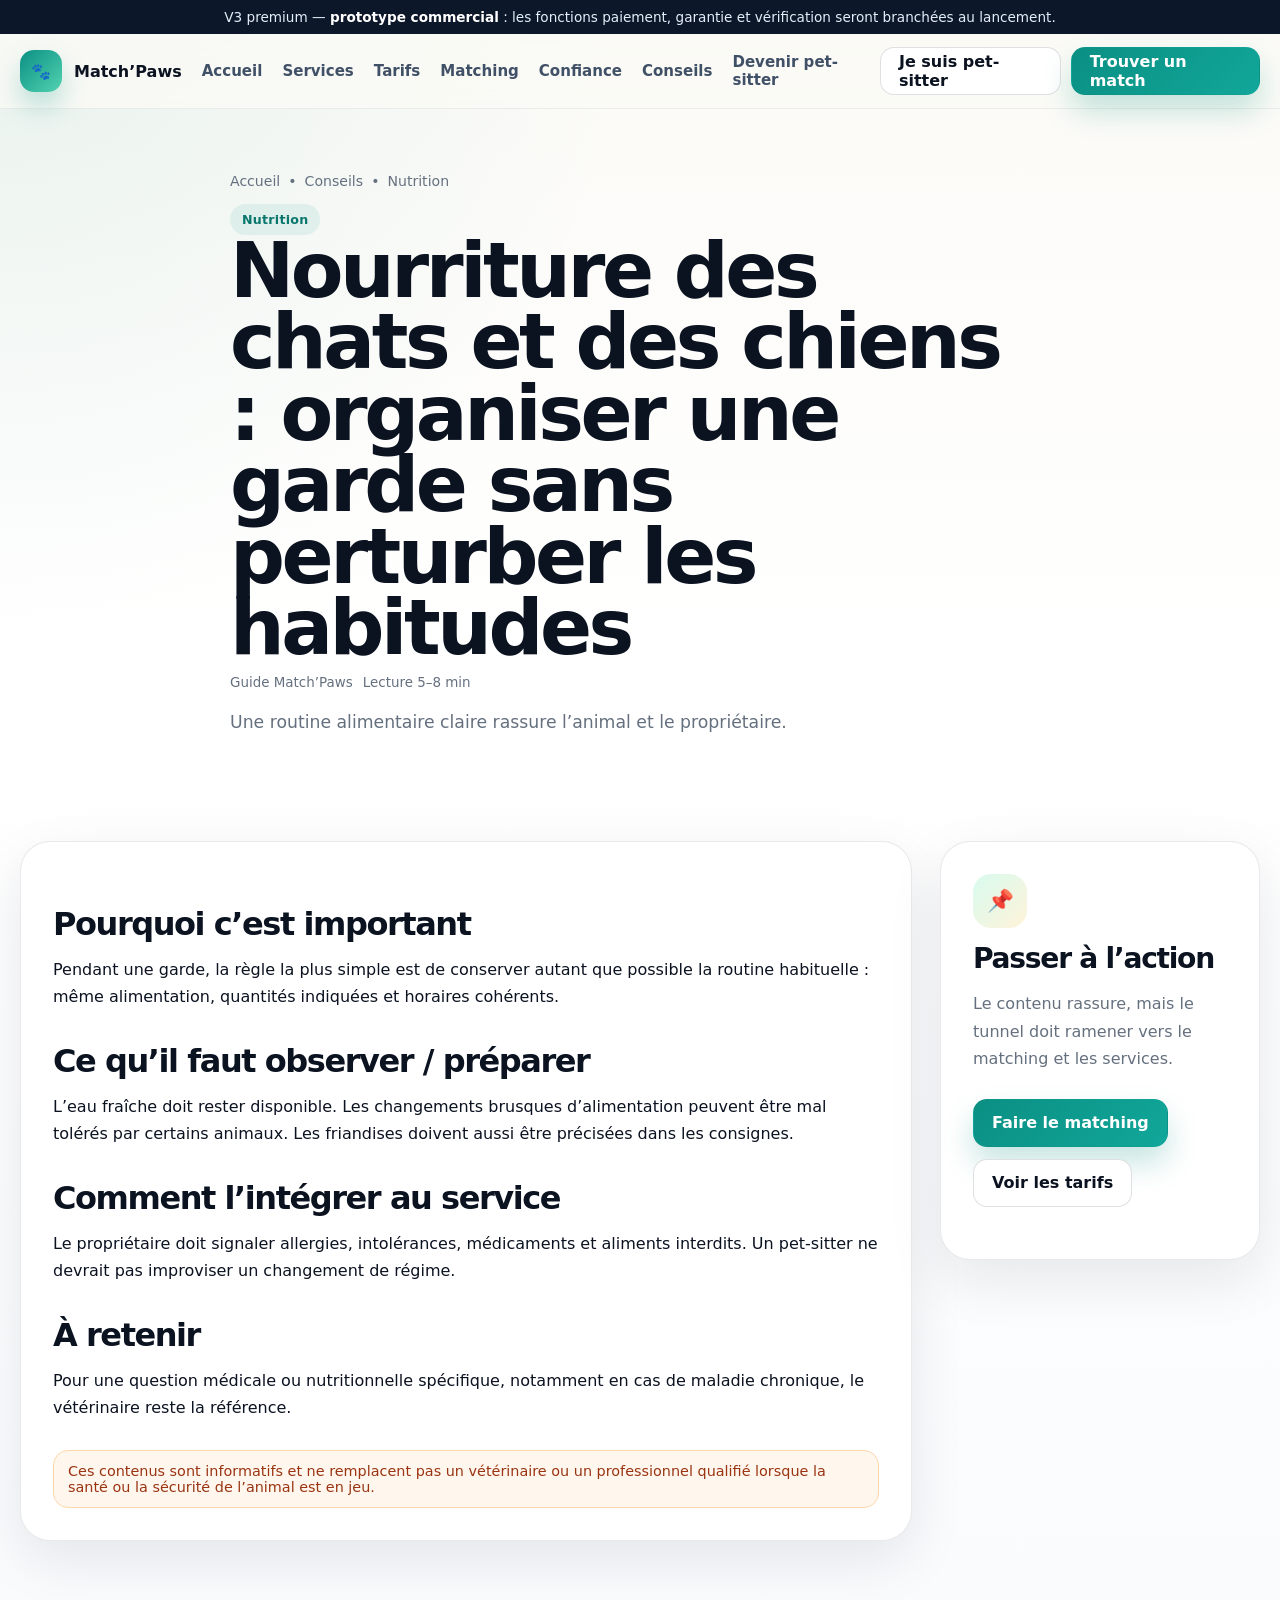
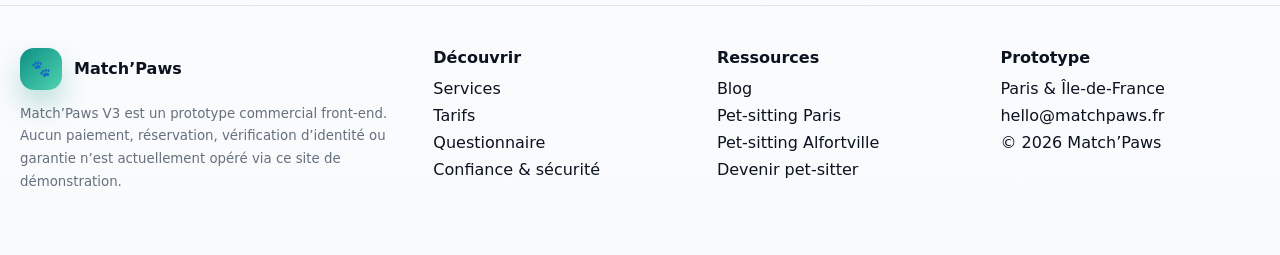
<file: article-nutrition.html>
<!doctype html><html lang="fr"><head><meta charset="utf-8"><meta name="viewport" content="width=device-width,initial-scale=1"><title>Nourriture des chats et des chiens : organiser une garde sans perturber les habitudes — Match’Paws</title><meta name="description" content="Une routine alimentaire claire rassure l’animal et le propriétaire."><link rel="stylesheet" href="style.css"></head><body><div class="announcement">V3 premium — <strong>prototype commercial</strong> : les fonctions paiement, garantie et vérification seront branchées au lancement.</div><header class="site-header"><div class="container nav-wrap"><a class="brand" href="index.html"><span class="brand-mark">🐾</span><span>Match’Paws</span></a><nav class="nav"><a data-nav href="index.html">Accueil</a><a data-nav href="services.html">Services</a><a data-nav href="pricing.html">Tarifs</a><a data-nav href="matching.html">Matching</a><a data-nav href="trust.html">Confiance</a><a data-nav href="blog.html">Conseils</a><a data-nav href="become-sitter.html">Devenir pet-sitter</a></nav><div class="actions"><a class="btn btn-secondary" href="become-sitter.html">Je suis pet-sitter</a><a class="btn btn-primary" href="matching.html">Trouver un match</a></div></div></header><main><section class="page-hero"><div class="container intro reveal visible"><div class="breadcrumb"><a href="index.html">Accueil</a><span>•</span><a href="blog.html">Conseils</a><span>•</span><span>Nutrition</span></div><span class="eyebrow">Nutrition</span><h1>Nourriture des chats et des chiens : organiser une garde sans perturber les habitudes</h1><div class="article-meta"><span>Guide Match’Paws</span><span>Lecture 5–8 min</span></div><p class="lead">Une routine alimentaire claire rassure l’animal et le propriétaire.</p></div></section><section class="section-sm"><div class="container article-layout"><article class="article-content reveal visible"><h2>Pourquoi c’est important</h2><p>Pendant une garde, la règle la plus simple est de conserver autant que possible la routine habituelle : même alimentation, quantités indiquées et horaires cohérents.</p><h2>Ce qu’il faut observer / préparer</h2><p>L’eau fraîche doit rester disponible. Les changements brusques d’alimentation peuvent être mal tolérés par certains animaux. Les friandises doivent aussi être précisées dans les consignes.</p><h2>Comment l’intégrer au service</h2><p>Le propriétaire doit signaler allergies, intolérances, médicaments et aliments interdits. Un pet-sitter ne devrait pas improviser un changement de régime.</p><h2>À retenir</h2><p>Pour une question médicale ou nutritionnelle spécifique, notamment en cas de maladie chronique, le vétérinaire reste la référence.</p><div class="inline-note" style="margin-top:28px">Ces contenus sont informatifs et ne remplacent pas un vétérinaire ou un professionnel qualifié lorsque la santé ou la sécurité de l’animal est en jeu.</div></article><aside class="article-side reveal"><div class="icon">📌</div><h3>Passer à l’action</h3><p class="muted">Le contenu rassure, mais le tunnel doit ramener vers le matching et les services.</p><div class="hero-actions"><a class="btn btn-primary" href="matching.html">Faire le matching</a><a class="btn btn-secondary" href="pricing.html">Voir les tarifs</a></div></aside></div></section></main><div class="sticky-mobile"><a class="btn btn-primary" href="matching.html">Trouver mon pet-sitter</a></div><footer class="footer"><div class="container footer-grid"><div><div class="brand" style="margin-bottom:13px"><span class="brand-mark">🐾</span><span>Match’Paws</span></div><small>Match’Paws V3 est un prototype commercial front-end. Aucun paiement, réservation, vérification d’identité ou garantie n’est actuellement opéré via ce site de démonstration.</small></div><div><strong>Découvrir</strong><ul><li><a href="services.html">Services</a></li><li><a href="pricing.html">Tarifs</a></li><li><a href="matching.html">Questionnaire</a></li><li><a href="trust.html">Confiance & sécurité</a></li></ul></div><div><strong>Ressources</strong><ul><li><a href="blog.html">Blog</a></li><li><a href="pet-sitting-paris.html">Pet-sitting Paris</a></li><li><a href="pet-sitting-alfortville.html">Pet-sitting Alfortville</a></li><li><a href="become-sitter.html">Devenir pet-sitter</a></li></ul></div><div><strong>Prototype</strong><ul><li>Paris & Île-de-France</li><li>hello@matchpaws.fr</li><li>© <span id="year"></span> Match’Paws</li></ul></div></div></footer><script src="script.js"></script></body></html>
</file>
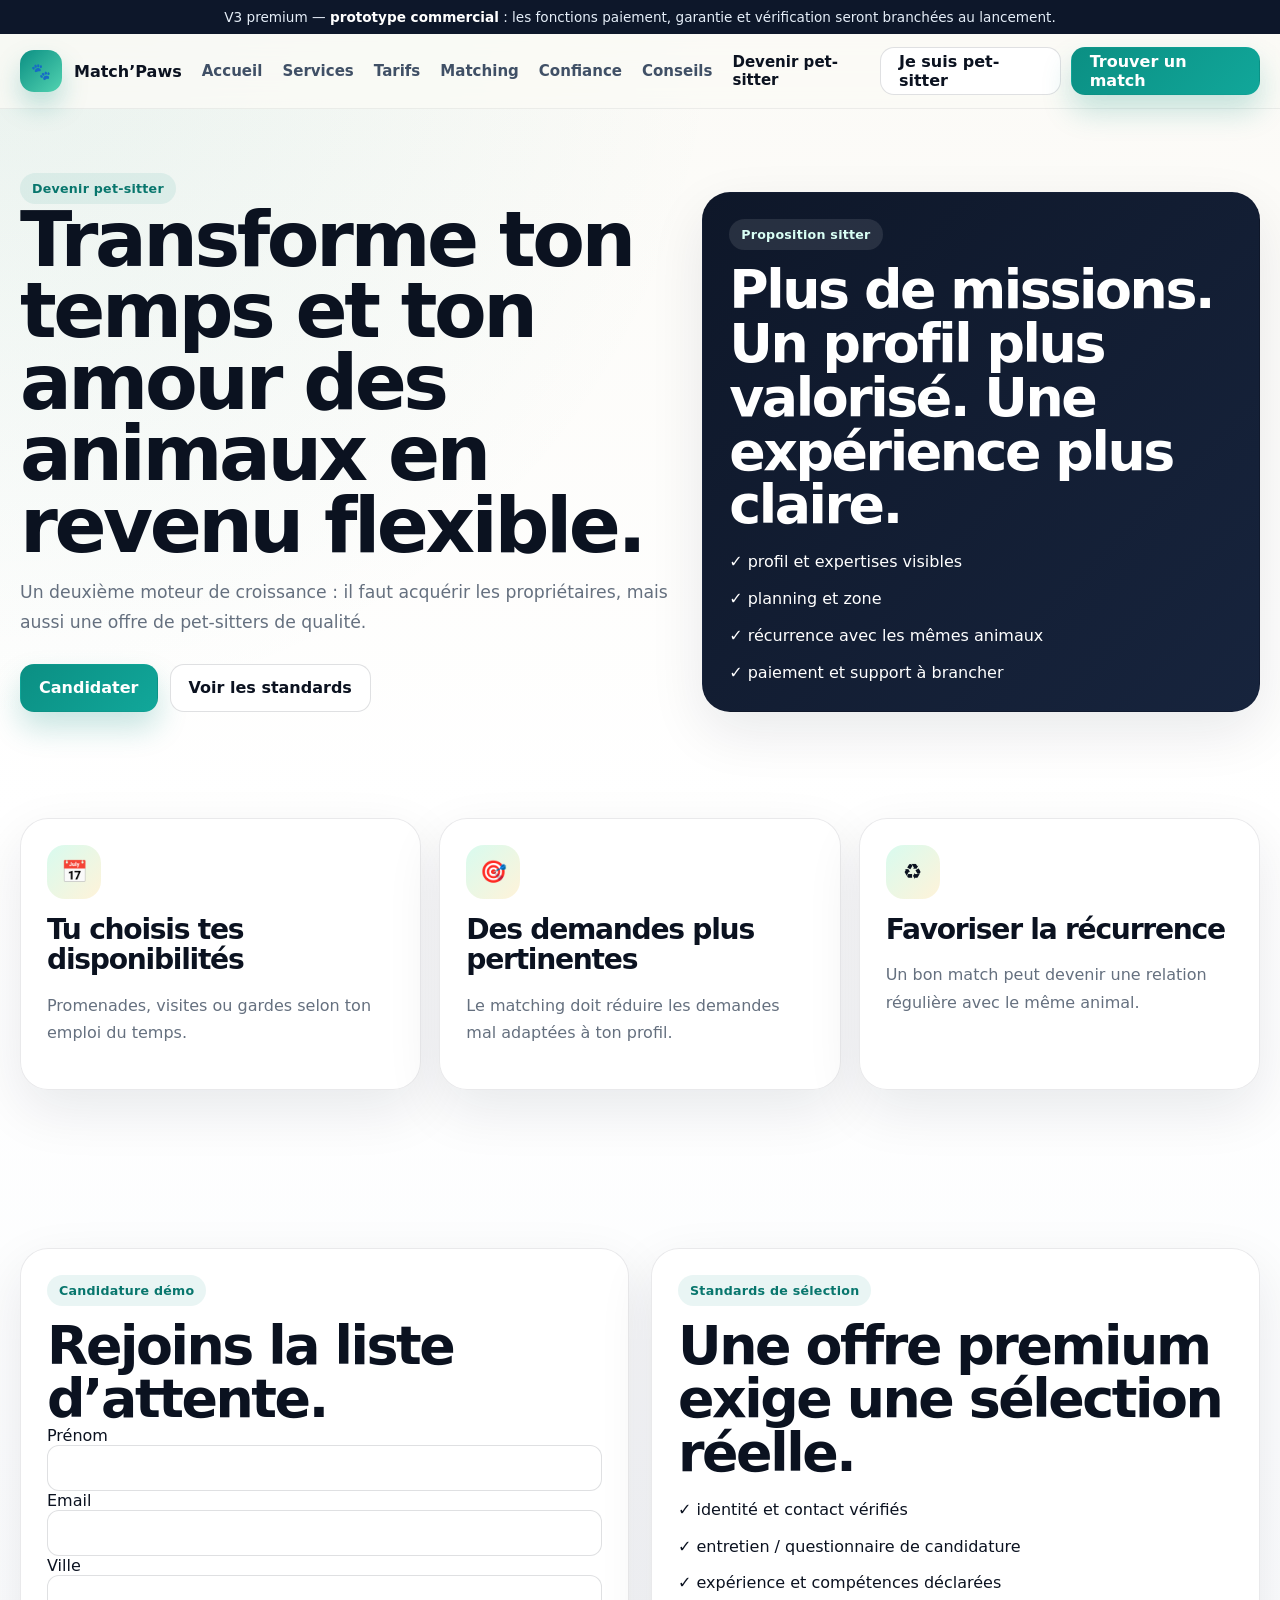
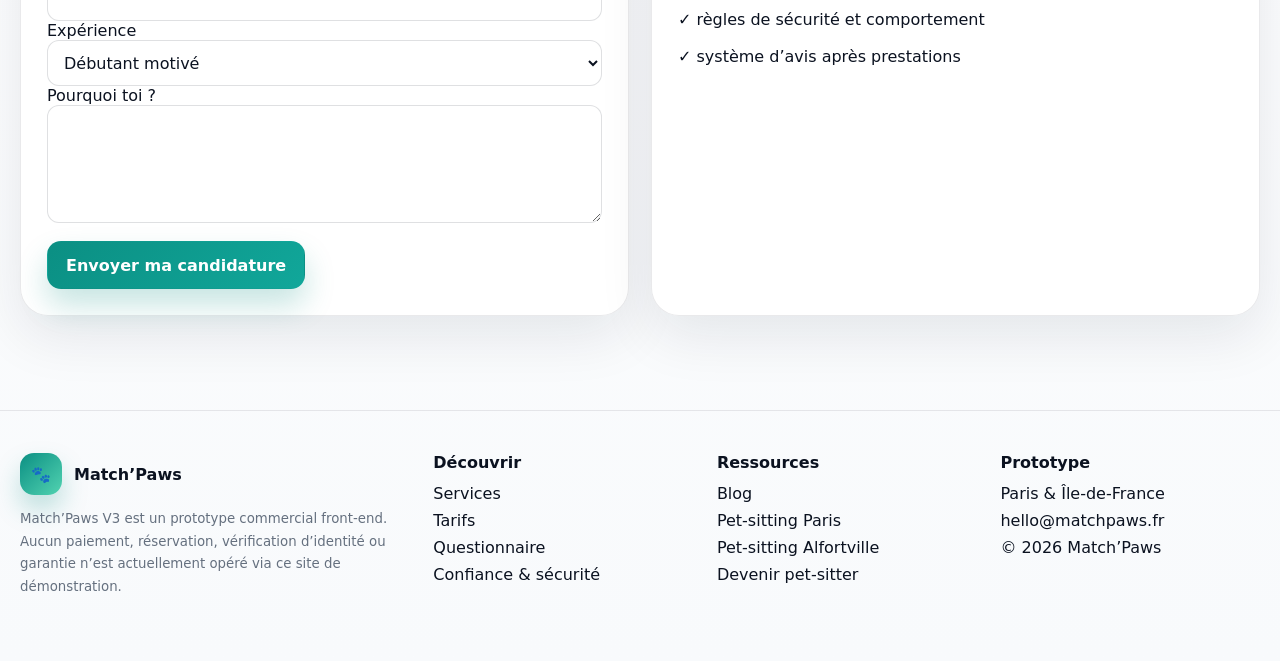
<file: become-sitter.html>
<!doctype html><html lang="fr"><head><meta charset="utf-8"><meta name="viewport" content="width=device-width,initial-scale=1"><title>Devenir pet-sitter — Match’Paws</title><meta name="description" content="Landing page d’acquisition de pet-sitters pour développer l’offre Match’Paws."><link rel="stylesheet" href="style.css"></head><body><div class="announcement">V3 premium — <strong>prototype commercial</strong> : les fonctions paiement, garantie et vérification seront branchées au lancement.</div><header class="site-header"><div class="container nav-wrap"><a class="brand" href="index.html"><span class="brand-mark">🐾</span><span>Match’Paws</span></a><nav class="nav"><a data-nav href="index.html">Accueil</a><a data-nav href="services.html">Services</a><a data-nav href="pricing.html">Tarifs</a><a data-nav href="matching.html">Matching</a><a data-nav href="trust.html">Confiance</a><a data-nav href="blog.html">Conseils</a><a data-nav href="become-sitter.html">Devenir pet-sitter</a></nav><div class="actions"><a class="btn btn-secondary" href="become-sitter.html">Je suis pet-sitter</a><a class="btn btn-primary" href="matching.html">Trouver un match</a></div></div></header><main><section class="page-hero"><div class="container city-hero"><div class="intro reveal visible"><span class="eyebrow">Devenir pet-sitter</span><h1>Transforme ton temps et ton amour des animaux en revenu flexible.</h1><p class="lead">Un deuxième moteur de croissance : il faut acquérir les propriétaires, mais aussi une offre de pet-sitters de qualité.</p><div class="hero-actions"><a class="btn btn-primary" href="#apply">Candidater</a><a class="btn btn-secondary" href="trust.html">Voir les standards</a></div></div><div class="card dark-card reveal"><span class="eyebrow" style="background:rgba(255,255,255,.1);color:#d9fff5">Proposition sitter</span><h2 style="margin-top:13px">Plus de missions. Un profil plus valorisé. Une expérience plus claire.</h2><ul class="check-list"><li>✓ profil et expertises visibles</li><li>✓ planning et zone</li><li>✓ récurrence avec les mêmes animaux</li><li>✓ paiement et support à brancher</li></ul></div></div></section><section class="section-sm"><div class="container grid-3"><div class="card reveal"><div class="icon">📅</div><h3>Tu choisis tes disponibilités</h3><p class="muted">Promenades, visites ou gardes selon ton emploi du temps.</p></div><div class="card reveal"><div class="icon">🎯</div><h3>Des demandes plus pertinentes</h3><p class="muted">Le matching doit réduire les demandes mal adaptées à ton profil.</p></div><div class="card reveal"><div class="icon">♻️</div><h3>Favoriser la récurrence</h3><p class="muted">Un bon match peut devenir une relation régulière avec le même animal.</p></div></div></section><section class="section" id="apply"><div class="container grid-2"><form class="form-card reveal" data-local-save="matchpaws_sitter_lead"><span class="eyebrow">Candidature démo</span><h2 style="margin-top:13px">Rejoins la liste d’attente.</h2><label>Prénom<input class="field" name="prenom" required></label><label>Email<input class="field" type="email" name="email" required></label><label>Ville<input class="field" name="ville" required></label><label>Expérience<select class="field" name="experience"><option>Débutant motivé</option><option>1 à 3 ans</option><option>3 ans et +</option><option>Professionnel</option></select></label><label>Pourquoi toi ?<textarea class="field" name="pitch"></textarea></label><button class="btn btn-primary" type="submit" style="margin-top:14px">Envoyer ma candidature</button><div class="success">Candidature enregistrée localement dans cette démo.</div></form><div class="card reveal"><span class="eyebrow">Standards de sélection</span><h2 style="margin-top:13px">Une offre premium exige une sélection réelle.</h2><ul class="check-list"><li>✓ identité et contact vérifiés</li><li>✓ entretien / questionnaire de candidature</li><li>✓ expérience et compétences déclarées</li><li>✓ règles de sécurité et comportement</li><li>✓ système d’avis après prestations</li></ul></div></div></section></main><div class="sticky-mobile"><a class="btn btn-primary" href="matching.html">Trouver mon pet-sitter</a></div><footer class="footer"><div class="container footer-grid"><div><div class="brand" style="margin-bottom:13px"><span class="brand-mark">🐾</span><span>Match’Paws</span></div><small>Match’Paws V3 est un prototype commercial front-end. Aucun paiement, réservation, vérification d’identité ou garantie n’est actuellement opéré via ce site de démonstration.</small></div><div><strong>Découvrir</strong><ul><li><a href="services.html">Services</a></li><li><a href="pricing.html">Tarifs</a></li><li><a href="matching.html">Questionnaire</a></li><li><a href="trust.html">Confiance & sécurité</a></li></ul></div><div><strong>Ressources</strong><ul><li><a href="blog.html">Blog</a></li><li><a href="pet-sitting-paris.html">Pet-sitting Paris</a></li><li><a href="pet-sitting-alfortville.html">Pet-sitting Alfortville</a></li><li><a href="become-sitter.html">Devenir pet-sitter</a></li></ul></div><div><strong>Prototype</strong><ul><li>Paris & Île-de-France</li><li>hello@matchpaws.fr</li><li>© <span id="year"></span> Match’Paws</li></ul></div></div></footer><script src="script.js"></script></body></html>
</file>
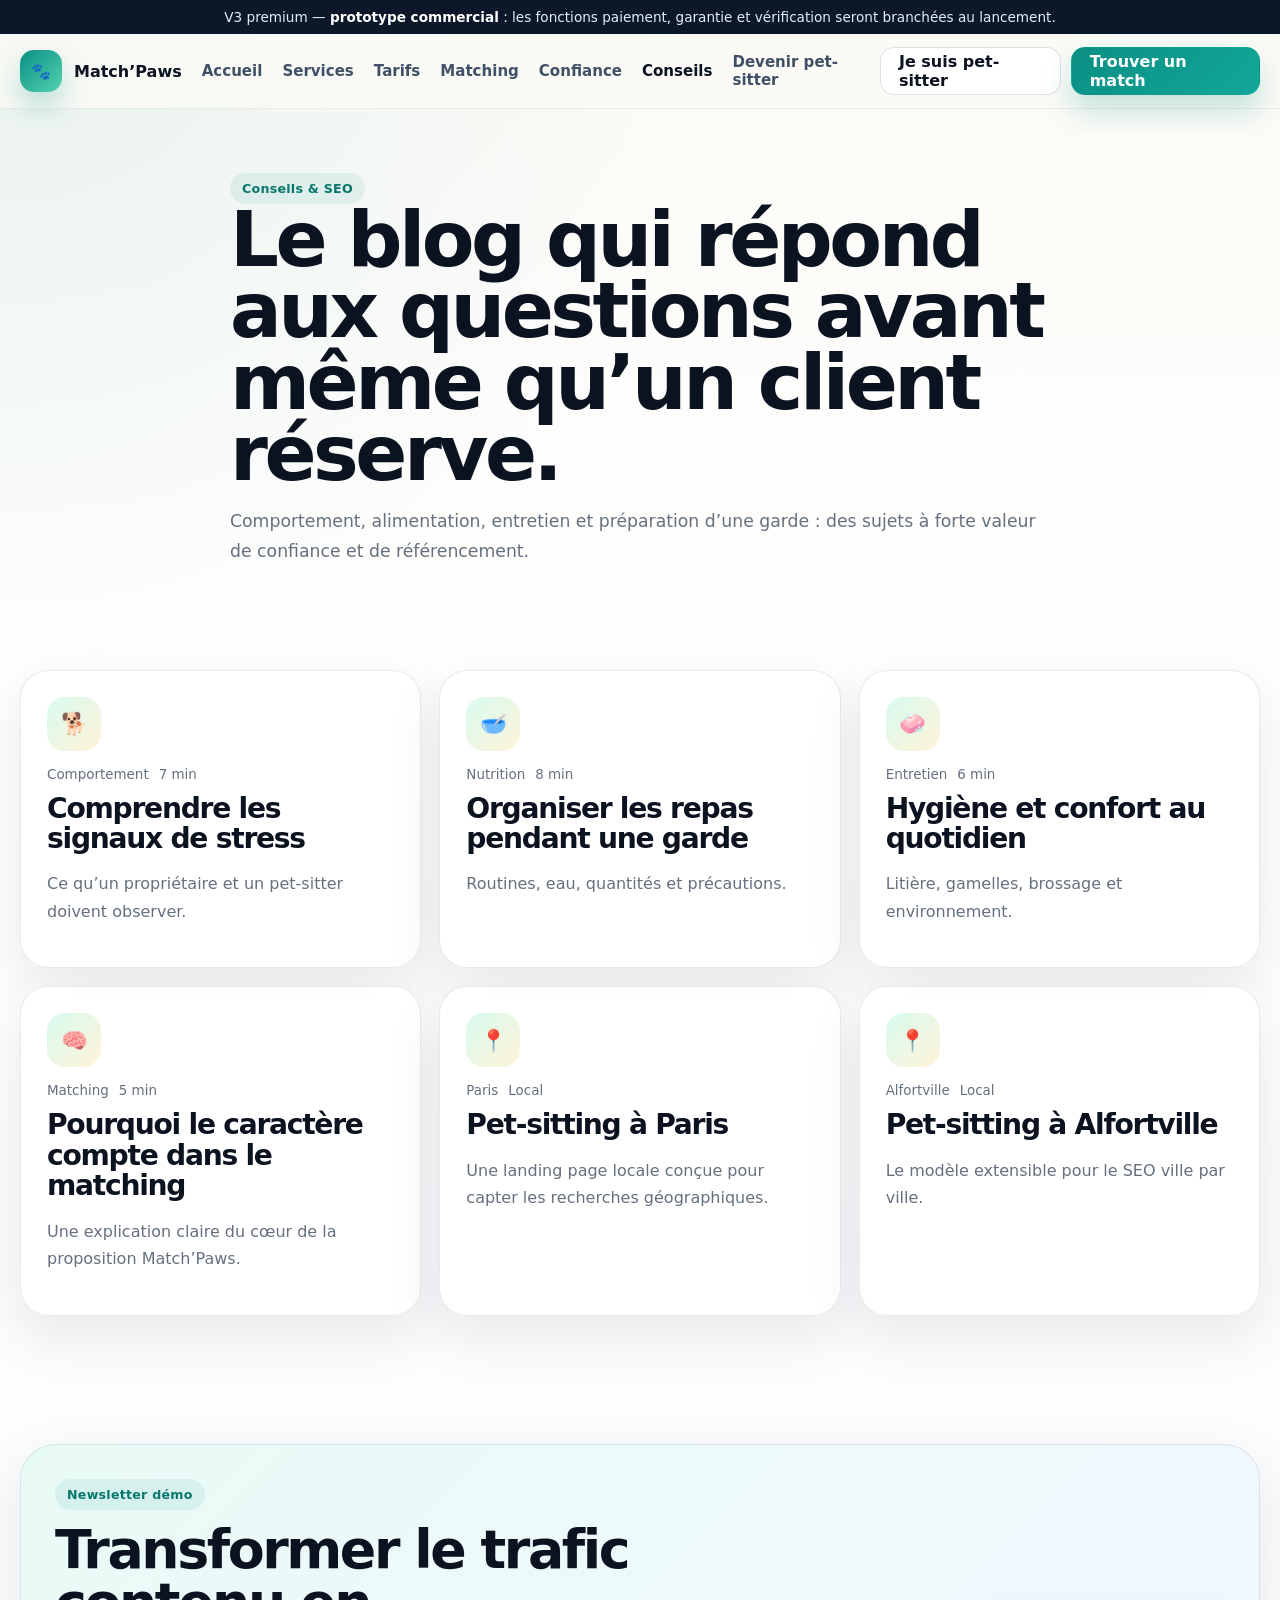
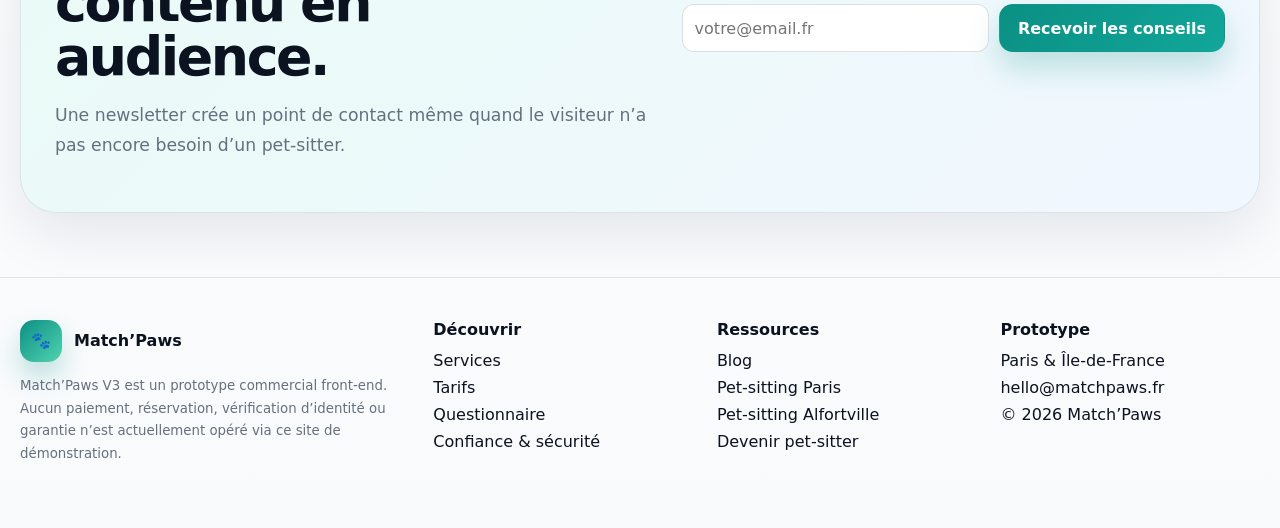
<file: blog.html>
<!doctype html><html lang="fr"><head><meta charset="utf-8"><meta name="viewport" content="width=device-width,initial-scale=1"><title>Conseils — Match’Paws</title><meta name="description" content="Guides Match’Paws sur comportement animal, nutrition, entretien et matching."><link rel="stylesheet" href="style.css"></head><body><div class="announcement">V3 premium — <strong>prototype commercial</strong> : les fonctions paiement, garantie et vérification seront branchées au lancement.</div><header class="site-header"><div class="container nav-wrap"><a class="brand" href="index.html"><span class="brand-mark">🐾</span><span>Match’Paws</span></a><nav class="nav"><a data-nav href="index.html">Accueil</a><a data-nav href="services.html">Services</a><a data-nav href="pricing.html">Tarifs</a><a data-nav href="matching.html">Matching</a><a data-nav href="trust.html">Confiance</a><a data-nav href="blog.html">Conseils</a><a data-nav href="become-sitter.html">Devenir pet-sitter</a></nav><div class="actions"><a class="btn btn-secondary" href="become-sitter.html">Je suis pet-sitter</a><a class="btn btn-primary" href="matching.html">Trouver un match</a></div></div></header><main><section class="page-hero"><div class="container intro reveal visible"><span class="eyebrow">Conseils & SEO</span><h1>Le blog qui répond aux questions avant même qu’un client réserve.</h1><p class="lead">Comportement, alimentation, entretien et préparation d’une garde : des sujets à forte valeur de confiance et de référencement.</p></div></section><section class="section-sm"><div class="container blog-grid"><a class="blog-card reveal" href="article-comportement-animal.html"><div class="icon">🐕</div><div class="meta"><span>Comportement</span><span>7 min</span></div><h3>Comprendre les signaux de stress</h3><p class="muted">Ce qu’un propriétaire et un pet-sitter doivent observer.</p></a><a class="blog-card reveal" href="article-nutrition.html"><div class="icon">🥣</div><div class="meta"><span>Nutrition</span><span>8 min</span></div><h3>Organiser les repas pendant une garde</h3><p class="muted">Routines, eau, quantités et précautions.</p></a><a class="blog-card reveal" href="article-entretien.html"><div class="icon">🧼</div><div class="meta"><span>Entretien</span><span>6 min</span></div><h3>Hygiène et confort au quotidien</h3><p class="muted">Litière, gamelles, brossage et environnement.</p></a><a class="blog-card reveal" href="article-matching.html"><div class="icon">🧠</div><div class="meta"><span>Matching</span><span>5 min</span></div><h3>Pourquoi le caractère compte dans le matching</h3><p class="muted">Une explication claire du cœur de la proposition Match’Paws.</p></a><a class="blog-card reveal" href="pet-sitting-paris.html"><div class="icon">📍</div><div class="meta"><span>Paris</span><span>Local</span></div><h3>Pet-sitting à Paris</h3><p class="muted">Une landing page locale conçue pour capter les recherches géographiques.</p></a><a class="blog-card reveal" href="pet-sitting-alfortville.html"><div class="icon">📍</div><div class="meta"><span>Alfortville</span><span>Local</span></div><h3>Pet-sitting à Alfortville</h3><p class="muted">Le modèle extensible pour le SEO ville par ville.</p></a></div></section><section class="section-sm"><div class="container cta reveal"><div><span class="eyebrow">Newsletter démo</span><h2 style="margin-top:13px">Transformer le trafic contenu en audience.</h2><p class="lead">Une newsletter crée un point de contact même quand le visiteur n’a pas encore besoin d’un pet-sitter.</p></div><div><form class="newsletter" data-local-save="matchpaws_newsletter"><input class="field" type="email" name="email" placeholder="votre@email.fr" required><button class="btn btn-primary" type="submit">Recevoir les conseils</button><div class="success">Email enregistré localement dans cette démo.</div></form></div></div></section></main><div class="sticky-mobile"><a class="btn btn-primary" href="matching.html">Trouver mon pet-sitter</a></div><footer class="footer"><div class="container footer-grid"><div><div class="brand" style="margin-bottom:13px"><span class="brand-mark">🐾</span><span>Match’Paws</span></div><small>Match’Paws V3 est un prototype commercial front-end. Aucun paiement, réservation, vérification d’identité ou garantie n’est actuellement opéré via ce site de démonstration.</small></div><div><strong>Découvrir</strong><ul><li><a href="services.html">Services</a></li><li><a href="pricing.html">Tarifs</a></li><li><a href="matching.html">Questionnaire</a></li><li><a href="trust.html">Confiance & sécurité</a></li></ul></div><div><strong>Ressources</strong><ul><li><a href="blog.html">Blog</a></li><li><a href="pet-sitting-paris.html">Pet-sitting Paris</a></li><li><a href="pet-sitting-alfortville.html">Pet-sitting Alfortville</a></li><li><a href="become-sitter.html">Devenir pet-sitter</a></li></ul></div><div><strong>Prototype</strong><ul><li>Paris & Île-de-France</li><li>hello@matchpaws.fr</li><li>© <span id="year"></span> Match’Paws</li></ul></div></div></footer><script src="script.js"></script></body></html>
</file>
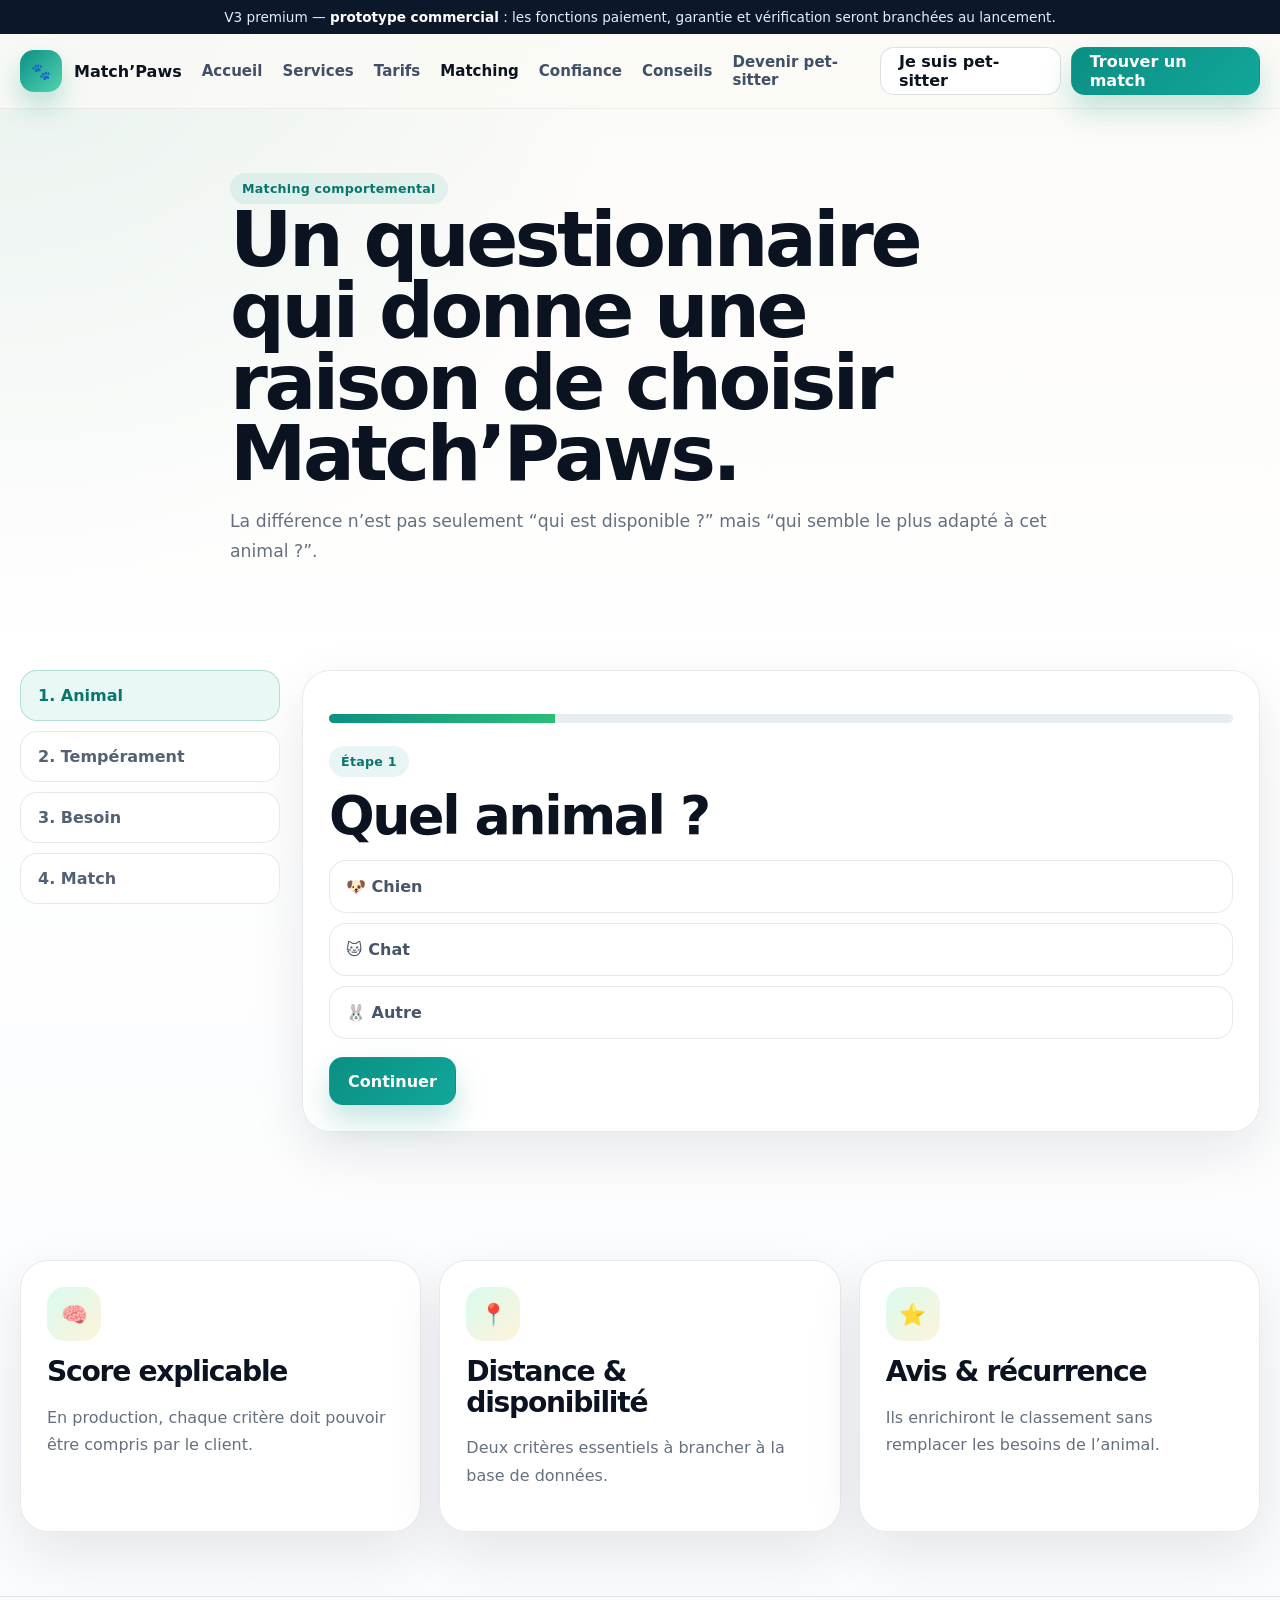
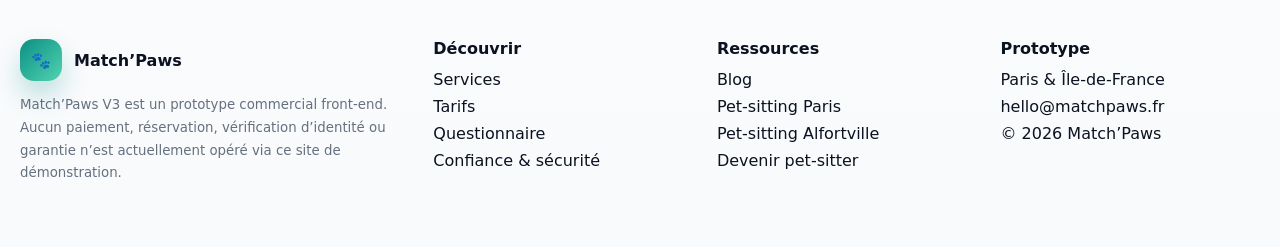
<file: matching.html>
<!doctype html><html lang="fr"><head><meta charset="utf-8"><meta name="viewport" content="width=device-width,initial-scale=1"><title>Questionnaire de match — Match’Paws</title><meta name="description" content="Questionnaire interactif pour recommander un profil de pet-sitter selon l’animal et son tempérament."><link rel="stylesheet" href="style.css"></head><body><div class="announcement">V3 premium — <strong>prototype commercial</strong> : les fonctions paiement, garantie et vérification seront branchées au lancement.</div><header class="site-header"><div class="container nav-wrap"><a class="brand" href="index.html"><span class="brand-mark">🐾</span><span>Match’Paws</span></a><nav class="nav"><a data-nav href="index.html">Accueil</a><a data-nav href="services.html">Services</a><a data-nav href="pricing.html">Tarifs</a><a data-nav href="matching.html">Matching</a><a data-nav href="trust.html">Confiance</a><a data-nav href="blog.html">Conseils</a><a data-nav href="become-sitter.html">Devenir pet-sitter</a></nav><div class="actions"><a class="btn btn-secondary" href="become-sitter.html">Je suis pet-sitter</a><a class="btn btn-primary" href="matching.html">Trouver un match</a></div></div></header><main><section class="page-hero"><div class="container intro reveal visible"><span class="eyebrow">Matching comportemental</span><h1>Un questionnaire qui donne une raison de choisir Match’Paws.</h1><p class="lead">La différence n’est pas seulement “qui est disponible ?” mais “qui semble le plus adapté à cet animal ?”.</p></div></section><section class="section-sm"><div class="container stepper"><div class="step-nav reveal visible"><button class="step-link active" data-step="1">1. Animal</button><button class="step-link" data-step="2">2. Tempérament</button><button class="step-link" data-step="3">3. Besoin</button><button class="step-link" data-step="4">4. Match</button></div><div class="form-card reveal visible"><div class="progress"><div></div></div><div class="step-pane active" data-step="1"><span class="eyebrow">Étape 1</span><h2 style="margin-top:12px">Quel animal ?</h2><div class="option-grid" style="margin-top:18px"><div class="option" data-group="pet" data-answer="chien">🐶 Chien</div><div class="option" data-group="pet" data-answer="chat">🐱 Chat</div><div class="option" data-group="pet" data-answer="autre">🐰 Autre</div></div><button class="btn btn-primary" data-next="2" style="margin-top:18px">Continuer</button></div><div class="step-pane" data-step="2"><span class="eyebrow">Étape 2</span><h2 style="margin-top:12px">Comment se comporte-t-il ?</h2><div class="option-grid" style="margin-top:18px"><div class="option" data-group="temperament" data-answer="calme">Calme</div><div class="option" data-group="temperament" data-answer="joueur">Joueur</div><div class="option" data-group="temperament" data-answer="timide">Timide / sensible</div><div class="option" data-group="temperament" data-answer="énergique">Énergique</div></div><div class="hero-actions"><button class="btn btn-secondary" data-prev="1">Retour</button><button class="btn btn-primary" data-next="3">Continuer</button></div></div><div class="step-pane" data-step="3"><span class="eyebrow">Étape 3</span><h2 style="margin-top:12px">Quel est le besoin principal ?</h2><div class="option-grid" style="margin-top:18px"><div class="option" data-group="service" data-answer="promenade">🦮 Promenade</div><div class="option" data-group="service" data-answer="visite">🏠 Visite à domicile</div><div class="option" data-group="service" data-answer="garde">🌙 Garde à domicile</div></div><div class="hero-actions"><button class="btn btn-secondary" data-prev="2">Retour</button><button class="btn btn-primary" id="calcMatch">Calculer le match</button></div></div><div class="step-pane" data-step="4"><span class="eyebrow">Résultat</span><h2 style="margin-top:12px">Profil recommandé</h2><div id="matchResult" style="margin-top:18px"></div><div class="hero-actions"><a class="btn btn-primary" href="pricing.html">Voir les tarifs</a><a class="btn btn-secondary" href="trust.html">Comprendre la confiance</a><button class="btn btn-secondary" data-prev="1">Recommencer</button></div></div></div></div></section><section class="section-sm"><div class="container grid-3"><div class="card reveal"><div class="icon">🧠</div><h3>Score explicable</h3><p class="muted">En production, chaque critère doit pouvoir être compris par le client.</p></div><div class="card reveal"><div class="icon">📍</div><h3>Distance & disponibilité</h3><p class="muted">Deux critères essentiels à brancher à la base de données.</p></div><div class="card reveal"><div class="icon">⭐</div><h3>Avis & récurrence</h3><p class="muted">Ils enrichiront le classement sans remplacer les besoins de l’animal.</p></div></div></section></main><div class="sticky-mobile"><a class="btn btn-primary" href="matching.html">Trouver mon pet-sitter</a></div><footer class="footer"><div class="container footer-grid"><div><div class="brand" style="margin-bottom:13px"><span class="brand-mark">🐾</span><span>Match’Paws</span></div><small>Match’Paws V3 est un prototype commercial front-end. Aucun paiement, réservation, vérification d’identité ou garantie n’est actuellement opéré via ce site de démonstration.</small></div><div><strong>Découvrir</strong><ul><li><a href="services.html">Services</a></li><li><a href="pricing.html">Tarifs</a></li><li><a href="matching.html">Questionnaire</a></li><li><a href="trust.html">Confiance & sécurité</a></li></ul></div><div><strong>Ressources</strong><ul><li><a href="blog.html">Blog</a></li><li><a href="pet-sitting-paris.html">Pet-sitting Paris</a></li><li><a href="pet-sitting-alfortville.html">Pet-sitting Alfortville</a></li><li><a href="become-sitter.html">Devenir pet-sitter</a></li></ul></div><div><strong>Prototype</strong><ul><li>Paris & Île-de-France</li><li>hello@matchpaws.fr</li><li>© <span id="year"></span> Match’Paws</li></ul></div></div></footer><script src="script.js"></script></body></html>
</file>
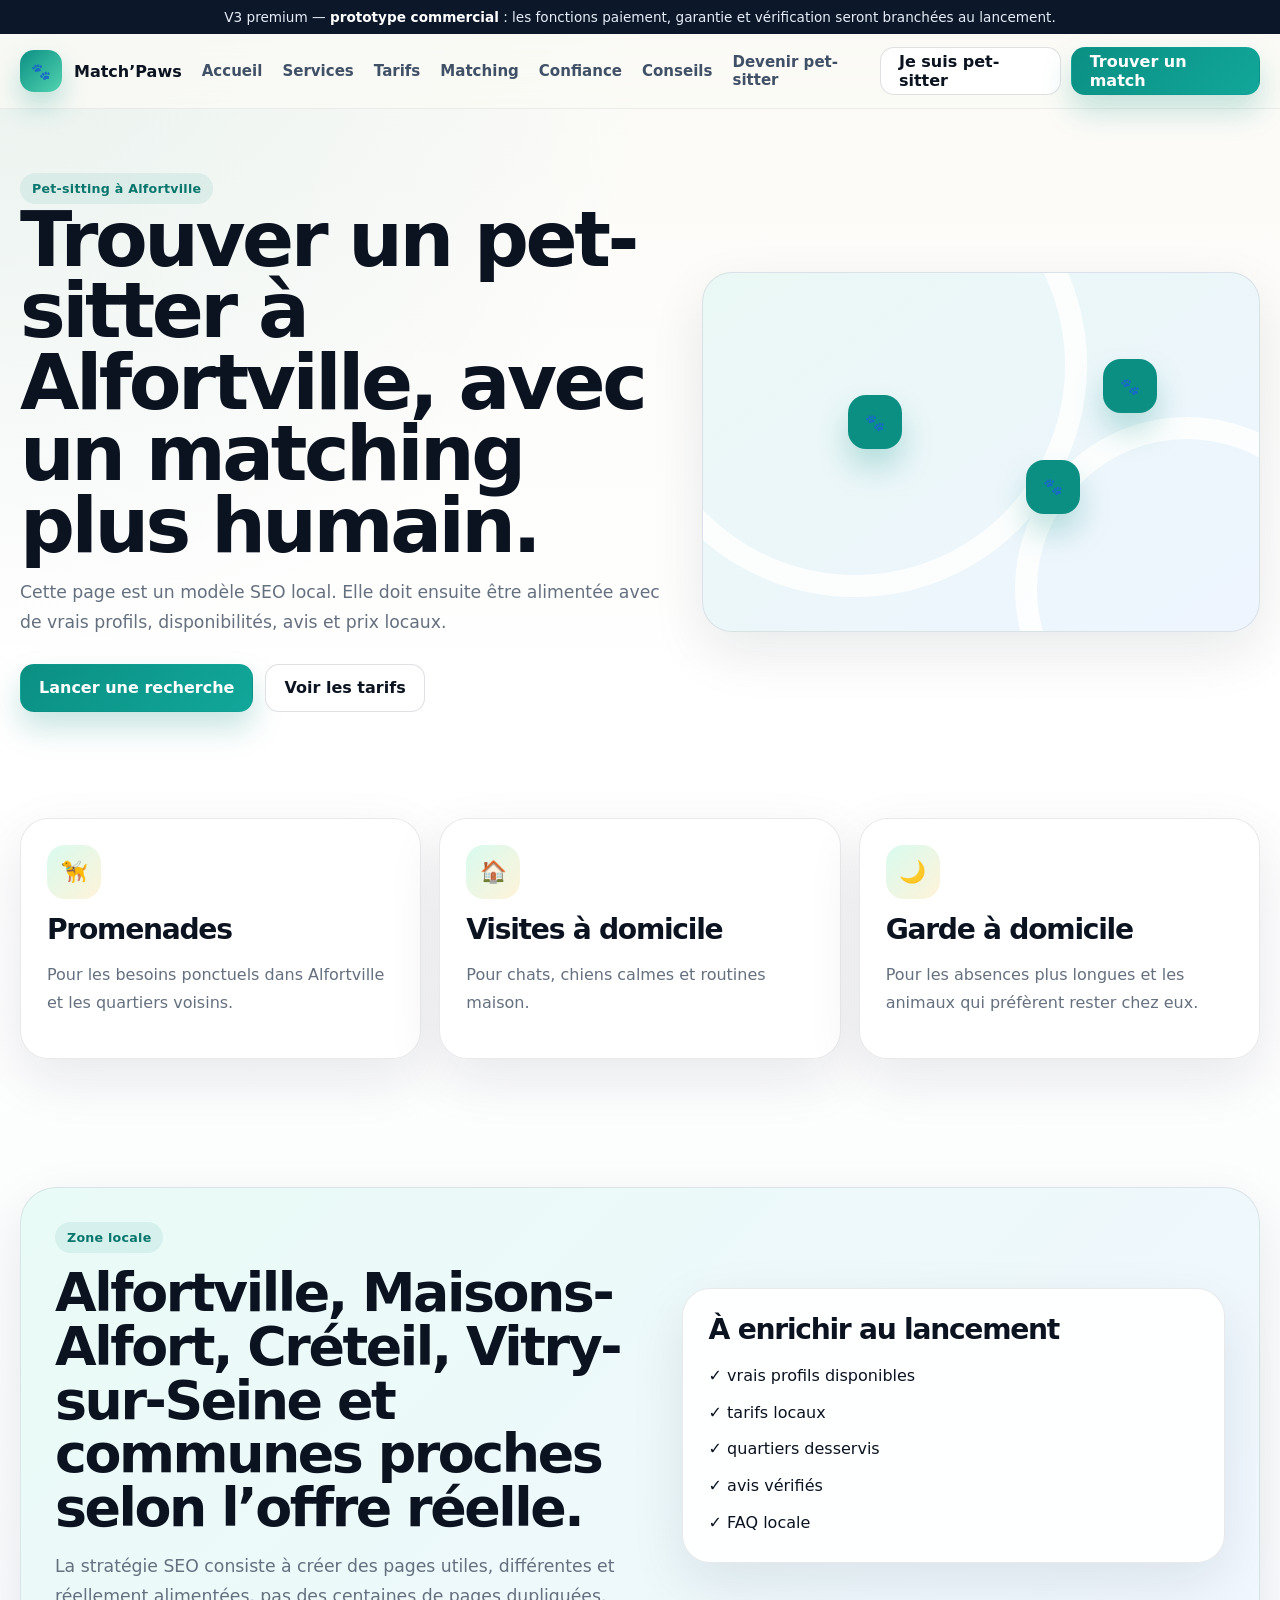
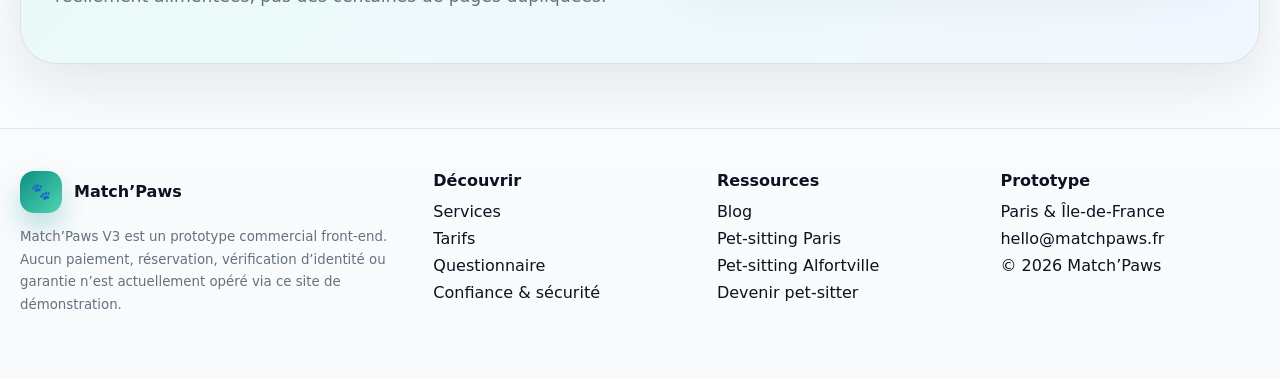
<file: pet-sitting-alfortville.html>
<!doctype html><html lang="fr"><head><meta charset="utf-8"><meta name="viewport" content="width=device-width,initial-scale=1"><title>Pet-sitting à Alfortville — Match’Paws</title><meta name="description" content="Découvrez le parcours Match’Paws pour trouver un pet-sitter à Alfortville."><link rel="stylesheet" href="style.css"></head><body><div class="announcement">V3 premium — <strong>prototype commercial</strong> : les fonctions paiement, garantie et vérification seront branchées au lancement.</div><header class="site-header"><div class="container nav-wrap"><a class="brand" href="index.html"><span class="brand-mark">🐾</span><span>Match’Paws</span></a><nav class="nav"><a data-nav href="index.html">Accueil</a><a data-nav href="services.html">Services</a><a data-nav href="pricing.html">Tarifs</a><a data-nav href="matching.html">Matching</a><a data-nav href="trust.html">Confiance</a><a data-nav href="blog.html">Conseils</a><a data-nav href="become-sitter.html">Devenir pet-sitter</a></nav><div class="actions"><a class="btn btn-secondary" href="become-sitter.html">Je suis pet-sitter</a><a class="btn btn-primary" href="matching.html">Trouver un match</a></div></div></header><main><section class="page-hero"><div class="container city-hero"><div class="intro reveal visible"><span class="eyebrow">Pet-sitting à Alfortville</span><h1>Trouver un pet-sitter à Alfortville, avec un matching plus humain.</h1><p class="lead">Cette page est un modèle SEO local. Elle doit ensuite être alimentée avec de vrais profils, disponibilités, avis et prix locaux.</p><div class="hero-actions"><a class="btn btn-primary" href="matching.html">Lancer une recherche</a><a class="btn btn-secondary" href="pricing.html">Voir les tarifs</a></div></div><div class="city-map reveal"><div class="pin p1">🐾</div><div class="pin p2">🐾</div><div class="pin p3">🐾</div></div></div></section><section class="section-sm"><div class="container grid-3"><div class="seo-card reveal"><div class="icon">🦮</div><h3>Promenades</h3><p class="muted">Pour les besoins ponctuels dans Alfortville et les quartiers voisins.</p></div><div class="seo-card reveal"><div class="icon">🏠</div><h3>Visites à domicile</h3><p class="muted">Pour chats, chiens calmes et routines maison.</p></div><div class="seo-card reveal"><div class="icon">🌙</div><h3>Garde à domicile</h3><p class="muted">Pour les absences plus longues et les animaux qui préfèrent rester chez eux.</p></div></div></section><section class="section-sm"><div class="container cta reveal"><div><span class="eyebrow">Zone locale</span><h2 style="margin-top:13px">Alfortville, Maisons-Alfort, Créteil, Vitry-sur-Seine et communes proches selon l’offre réelle.</h2><p class="lead">La stratégie SEO consiste à créer des pages utiles, différentes et réellement alimentées, pas des centaines de pages dupliquées.</p></div><div class="card"><h3>À enrichir au lancement</h3><ul class="check-list"><li>✓ vrais profils disponibles</li><li>✓ tarifs locaux</li><li>✓ quartiers desservis</li><li>✓ avis vérifiés</li><li>✓ FAQ locale</li></ul></div></div></section></main><div class="sticky-mobile"><a class="btn btn-primary" href="matching.html">Trouver mon pet-sitter</a></div><footer class="footer"><div class="container footer-grid"><div><div class="brand" style="margin-bottom:13px"><span class="brand-mark">🐾</span><span>Match’Paws</span></div><small>Match’Paws V3 est un prototype commercial front-end. Aucun paiement, réservation, vérification d’identité ou garantie n’est actuellement opéré via ce site de démonstration.</small></div><div><strong>Découvrir</strong><ul><li><a href="services.html">Services</a></li><li><a href="pricing.html">Tarifs</a></li><li><a href="matching.html">Questionnaire</a></li><li><a href="trust.html">Confiance & sécurité</a></li></ul></div><div><strong>Ressources</strong><ul><li><a href="blog.html">Blog</a></li><li><a href="pet-sitting-paris.html">Pet-sitting Paris</a></li><li><a href="pet-sitting-alfortville.html">Pet-sitting Alfortville</a></li><li><a href="become-sitter.html">Devenir pet-sitter</a></li></ul></div><div><strong>Prototype</strong><ul><li>Paris & Île-de-France</li><li>hello@matchpaws.fr</li><li>© <span id="year"></span> Match’Paws</li></ul></div></div></footer><script src="script.js"></script></body></html>
</file>
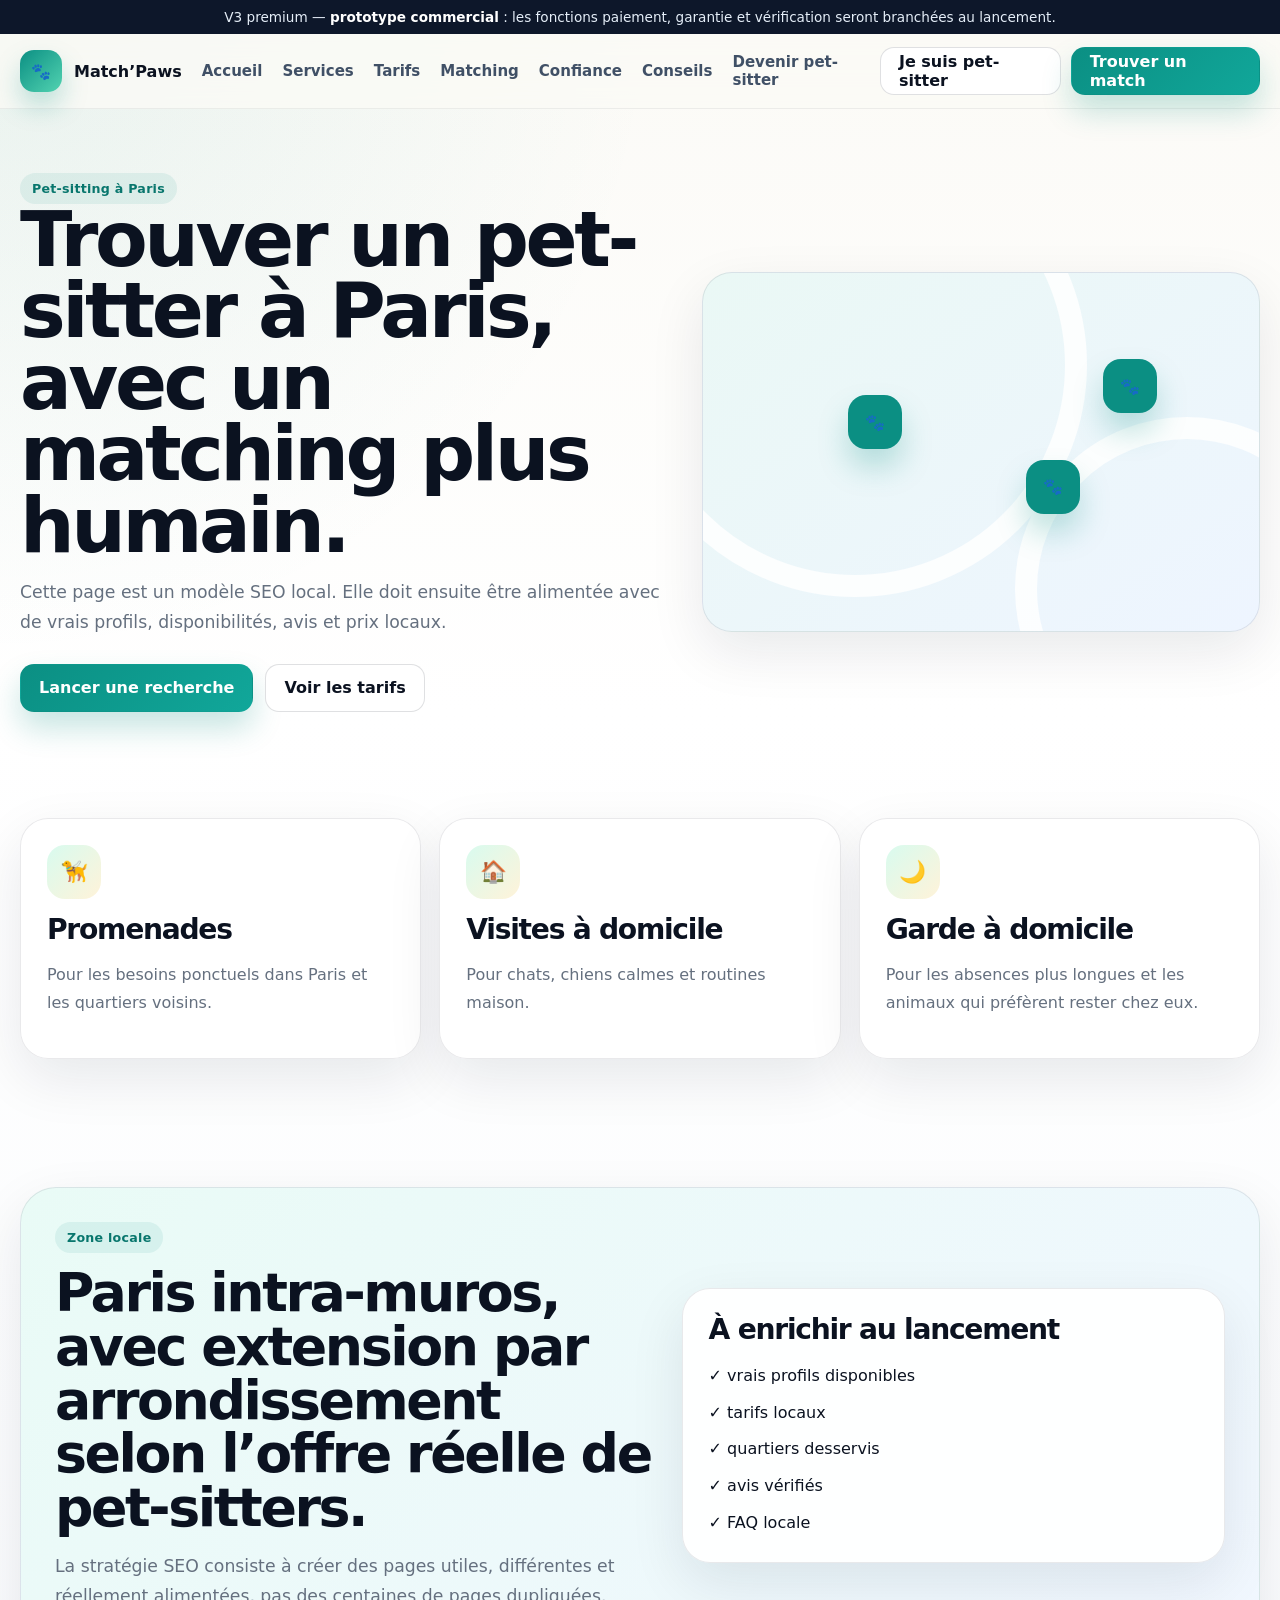
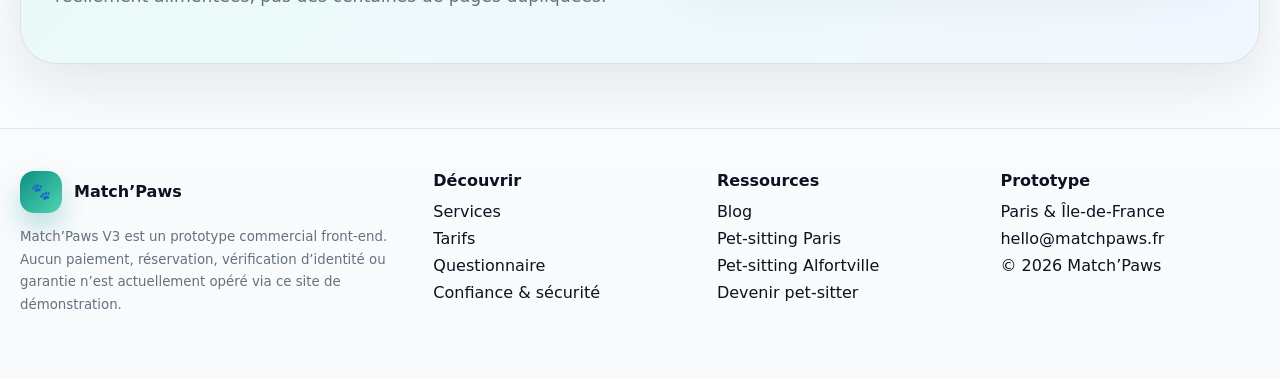
<file: pet-sitting-paris.html>
<!doctype html><html lang="fr"><head><meta charset="utf-8"><meta name="viewport" content="width=device-width,initial-scale=1"><title>Pet-sitting à Paris — Match’Paws</title><meta name="description" content="Découvrez le parcours Match’Paws pour trouver un pet-sitter à Paris."><link rel="stylesheet" href="style.css"></head><body><div class="announcement">V3 premium — <strong>prototype commercial</strong> : les fonctions paiement, garantie et vérification seront branchées au lancement.</div><header class="site-header"><div class="container nav-wrap"><a class="brand" href="index.html"><span class="brand-mark">🐾</span><span>Match’Paws</span></a><nav class="nav"><a data-nav href="index.html">Accueil</a><a data-nav href="services.html">Services</a><a data-nav href="pricing.html">Tarifs</a><a data-nav href="matching.html">Matching</a><a data-nav href="trust.html">Confiance</a><a data-nav href="blog.html">Conseils</a><a data-nav href="become-sitter.html">Devenir pet-sitter</a></nav><div class="actions"><a class="btn btn-secondary" href="become-sitter.html">Je suis pet-sitter</a><a class="btn btn-primary" href="matching.html">Trouver un match</a></div></div></header><main><section class="page-hero"><div class="container city-hero"><div class="intro reveal visible"><span class="eyebrow">Pet-sitting à Paris</span><h1>Trouver un pet-sitter à Paris, avec un matching plus humain.</h1><p class="lead">Cette page est un modèle SEO local. Elle doit ensuite être alimentée avec de vrais profils, disponibilités, avis et prix locaux.</p><div class="hero-actions"><a class="btn btn-primary" href="matching.html">Lancer une recherche</a><a class="btn btn-secondary" href="pricing.html">Voir les tarifs</a></div></div><div class="city-map reveal"><div class="pin p1">🐾</div><div class="pin p2">🐾</div><div class="pin p3">🐾</div></div></div></section><section class="section-sm"><div class="container grid-3"><div class="seo-card reveal"><div class="icon">🦮</div><h3>Promenades</h3><p class="muted">Pour les besoins ponctuels dans Paris et les quartiers voisins.</p></div><div class="seo-card reveal"><div class="icon">🏠</div><h3>Visites à domicile</h3><p class="muted">Pour chats, chiens calmes et routines maison.</p></div><div class="seo-card reveal"><div class="icon">🌙</div><h3>Garde à domicile</h3><p class="muted">Pour les absences plus longues et les animaux qui préfèrent rester chez eux.</p></div></div></section><section class="section-sm"><div class="container cta reveal"><div><span class="eyebrow">Zone locale</span><h2 style="margin-top:13px">Paris intra-muros, avec extension par arrondissement selon l’offre réelle de pet-sitters.</h2><p class="lead">La stratégie SEO consiste à créer des pages utiles, différentes et réellement alimentées, pas des centaines de pages dupliquées.</p></div><div class="card"><h3>À enrichir au lancement</h3><ul class="check-list"><li>✓ vrais profils disponibles</li><li>✓ tarifs locaux</li><li>✓ quartiers desservis</li><li>✓ avis vérifiés</li><li>✓ FAQ locale</li></ul></div></div></section></main><div class="sticky-mobile"><a class="btn btn-primary" href="matching.html">Trouver mon pet-sitter</a></div><footer class="footer"><div class="container footer-grid"><div><div class="brand" style="margin-bottom:13px"><span class="brand-mark">🐾</span><span>Match’Paws</span></div><small>Match’Paws V3 est un prototype commercial front-end. Aucun paiement, réservation, vérification d’identité ou garantie n’est actuellement opéré via ce site de démonstration.</small></div><div><strong>Découvrir</strong><ul><li><a href="services.html">Services</a></li><li><a href="pricing.html">Tarifs</a></li><li><a href="matching.html">Questionnaire</a></li><li><a href="trust.html">Confiance & sécurité</a></li></ul></div><div><strong>Ressources</strong><ul><li><a href="blog.html">Blog</a></li><li><a href="pet-sitting-paris.html">Pet-sitting Paris</a></li><li><a href="pet-sitting-alfortville.html">Pet-sitting Alfortville</a></li><li><a href="become-sitter.html">Devenir pet-sitter</a></li></ul></div><div><strong>Prototype</strong><ul><li>Paris & Île-de-France</li><li>hello@matchpaws.fr</li><li>© <span id="year"></span> Match’Paws</li></ul></div></div></footer><script src="script.js"></script></body></html>
</file>
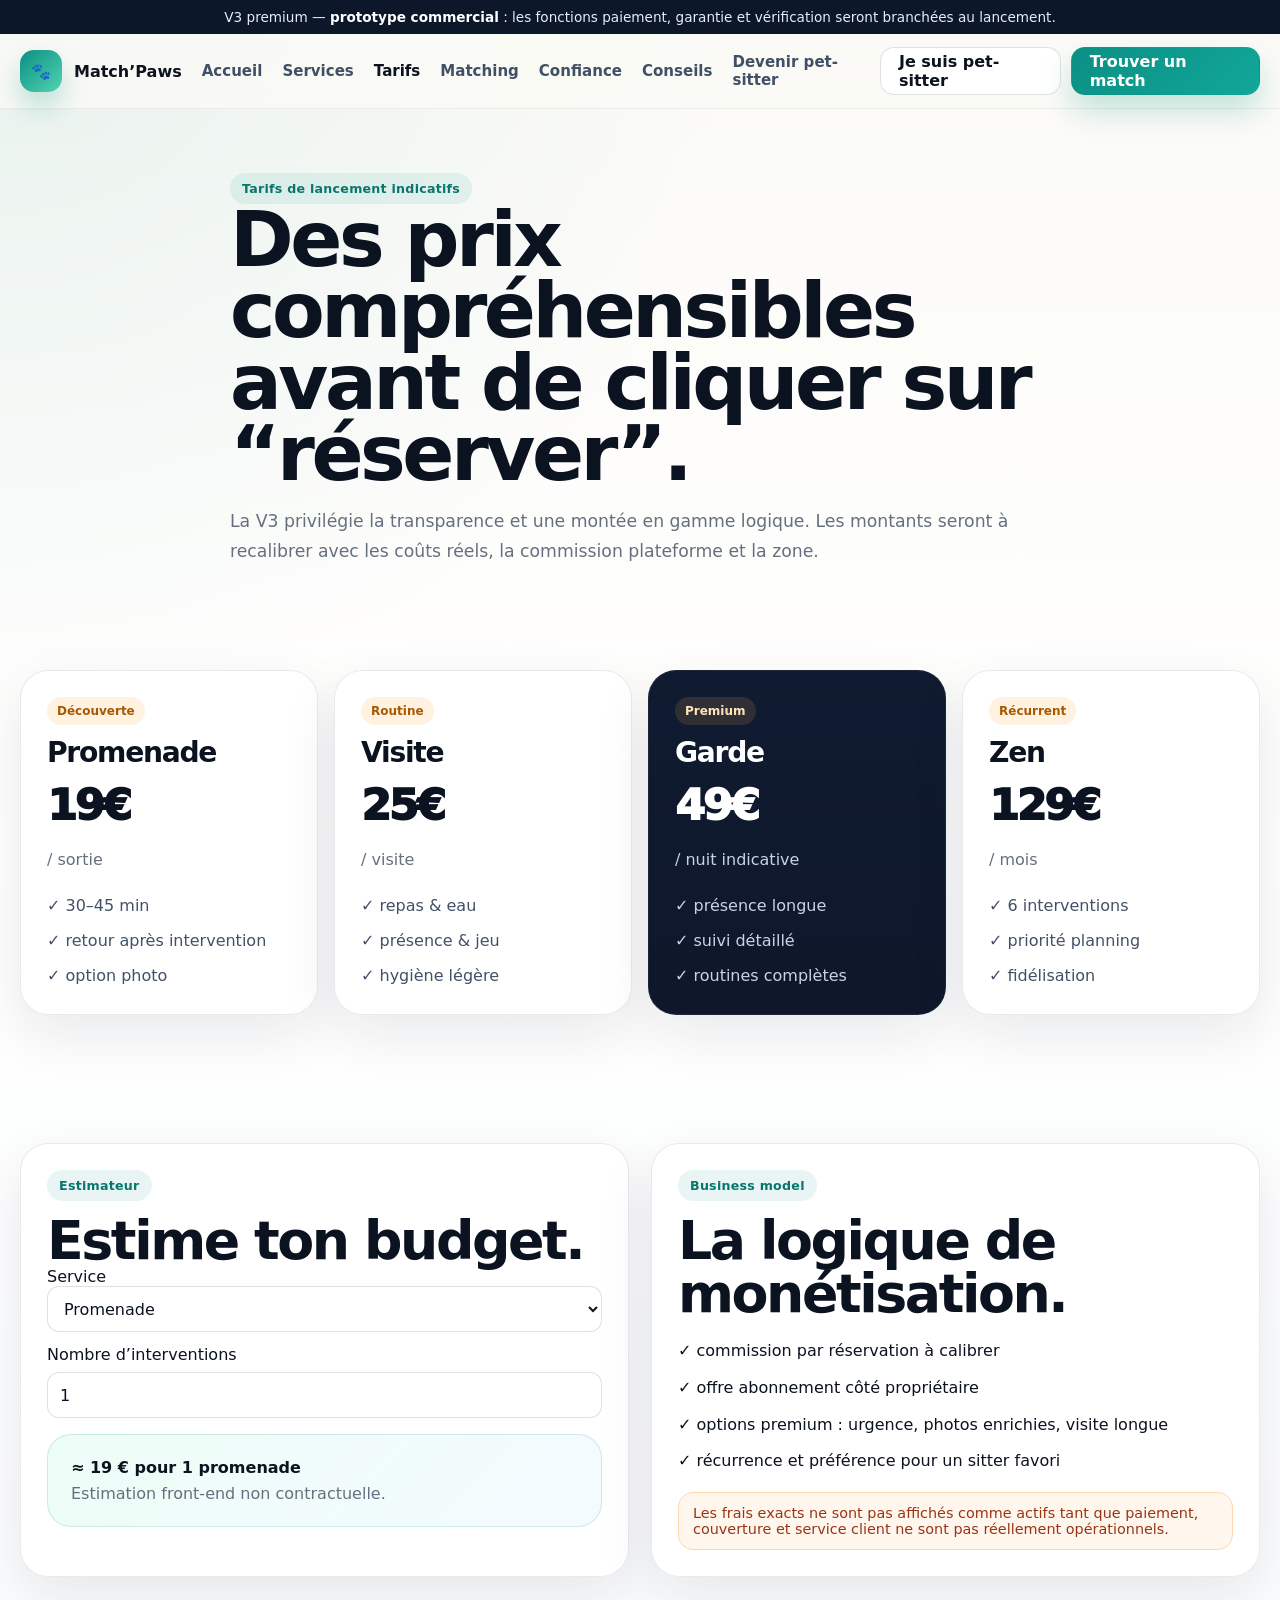
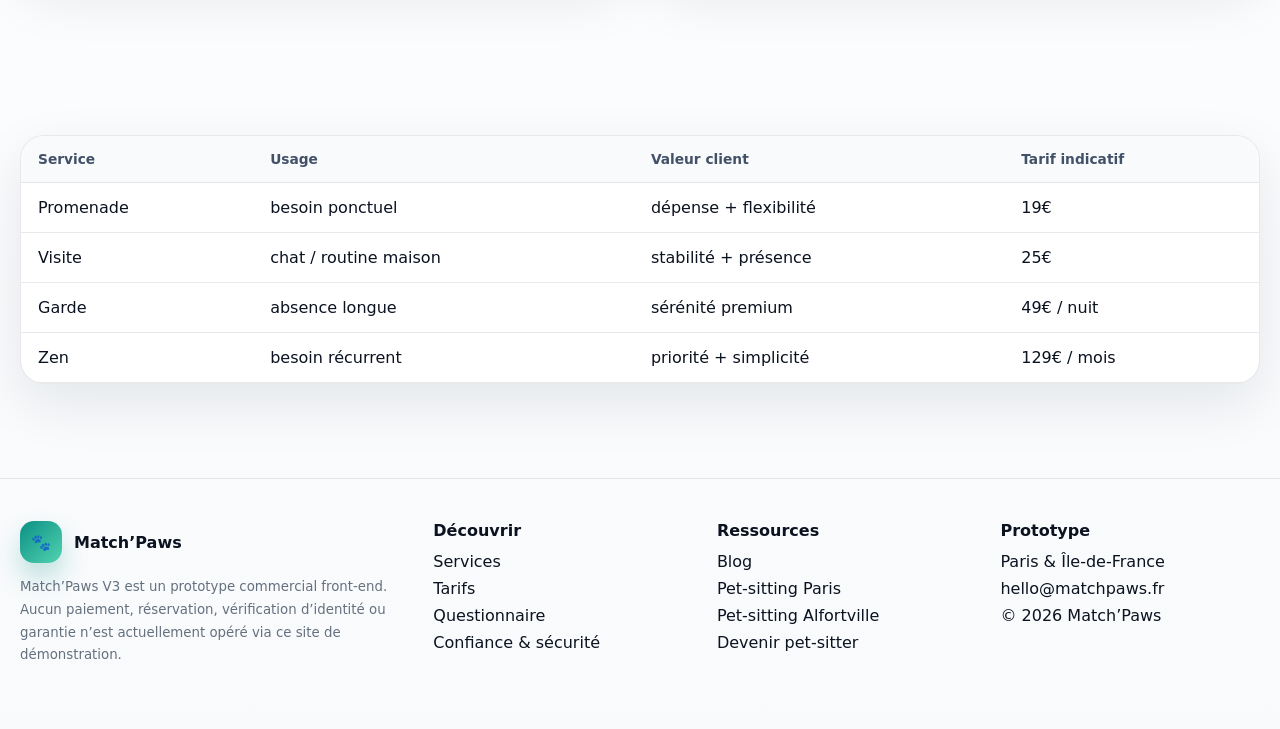
<file: pricing.html>
<!doctype html><html lang="fr"><head><meta charset="utf-8"><meta name="viewport" content="width=device-width,initial-scale=1"><title>Tarifs — Match’Paws</title><meta name="description" content="Tarifs de lancement indicatifs pour promenade, visite, garde à domicile et abonnement."><link rel="stylesheet" href="style.css"></head><body><div class="announcement">V3 premium — <strong>prototype commercial</strong> : les fonctions paiement, garantie et vérification seront branchées au lancement.</div><header class="site-header"><div class="container nav-wrap"><a class="brand" href="index.html"><span class="brand-mark">🐾</span><span>Match’Paws</span></a><nav class="nav"><a data-nav href="index.html">Accueil</a><a data-nav href="services.html">Services</a><a data-nav href="pricing.html">Tarifs</a><a data-nav href="matching.html">Matching</a><a data-nav href="trust.html">Confiance</a><a data-nav href="blog.html">Conseils</a><a data-nav href="become-sitter.html">Devenir pet-sitter</a></nav><div class="actions"><a class="btn btn-secondary" href="become-sitter.html">Je suis pet-sitter</a><a class="btn btn-primary" href="matching.html">Trouver un match</a></div></div></header><main><section class="page-hero"><div class="container intro reveal visible"><span class="eyebrow">Tarifs de lancement indicatifs</span><h1>Des prix compréhensibles avant de cliquer sur “réserver”.</h1><p class="lead">La V3 privilégie la transparence et une montée en gamme logique. Les montants seront à recalibrer avec les coûts réels, la commission plateforme et la zone.</p></div></section><section class="section-sm"><div class="container price-grid"><div class="price-card reveal"><span class="badge">Découverte</span><h3 style="margin-top:13px">Promenade</h3><div class="price">19€</div><p class="muted">/ sortie</p><ul><li>✓ 30–45 min</li><li>✓ retour après intervention</li><li>✓ option photo</li></ul></div><div class="price-card reveal"><span class="badge">Routine</span><h3 style="margin-top:13px">Visite</h3><div class="price">25€</div><p class="muted">/ visite</p><ul><li>✓ repas & eau</li><li>✓ présence & jeu</li><li>✓ hygiène légère</li></ul></div><div class="price-card featured reveal"><span class="badge">Premium</span><h3 style="margin-top:13px">Garde</h3><div class="price">49€</div><p class="muted">/ nuit indicative</p><ul><li>✓ présence longue</li><li>✓ suivi détaillé</li><li>✓ routines complètes</li></ul></div><div class="price-card reveal"><span class="badge">Récurrent</span><h3 style="margin-top:13px">Zen</h3><div class="price">129€</div><p class="muted">/ mois</p><ul><li>✓ 6 interventions</li><li>✓ priorité planning</li><li>✓ fidélisation</li></ul></div></div></section><section class="section-sm"><div class="container grid-2"><form id="estimator" class="form-card reveal"><span class="eyebrow">Estimateur</span><h2 style="margin-top:13px">Estime ton budget.</h2><label>Service<select class="field" id="estService"><option value="walk">Promenade</option><option value="visit">Visite</option><option value="home">Garde à domicile</option><option value="zen">Abonnement Zen</option></select></label><label style="display:grid;gap:8px;margin-top:13px">Nombre d’interventions<input class="field" id="estQty" type="number" min="1" value="1"></label><div class="result" style="margin-top:16px"><strong id="estimateValue">≈ 19 € pour 1 promenade</strong><div class="muted" style="margin-top:7px">Estimation front-end non contractuelle.</div></div></form><div class="card reveal"><span class="eyebrow">Business model</span><h2 style="margin-top:13px">La logique de monétisation.</h2><ul class="check-list"><li>✓ commission par réservation à calibrer</li><li>✓ offre abonnement côté propriétaire</li><li>✓ options premium : urgence, photos enrichies, visite longue</li><li>✓ récurrence et préférence pour un sitter favori</li></ul><div class="inline-note" style="margin-top:18px">Les frais exacts ne sont pas affichés comme actifs tant que paiement, couverture et service client ne sont pas réellement opérationnels.</div></div></div></section><section class="section"><div class="container pricing-table reveal"><table><thead><tr><th>Service</th><th>Usage</th><th>Valeur client</th><th>Tarif indicatif</th></tr></thead><tbody><tr><td>Promenade</td><td>besoin ponctuel</td><td>dépense + flexibilité</td><td>19€</td></tr><tr><td>Visite</td><td>chat / routine maison</td><td>stabilité + présence</td><td>25€</td></tr><tr><td>Garde</td><td>absence longue</td><td>sérénité premium</td><td>49€ / nuit</td></tr><tr><td>Zen</td><td>besoin récurrent</td><td>priorité + simplicité</td><td>129€ / mois</td></tr></tbody></table></div></section></main><div class="sticky-mobile"><a class="btn btn-primary" href="matching.html">Trouver mon pet-sitter</a></div><footer class="footer"><div class="container footer-grid"><div><div class="brand" style="margin-bottom:13px"><span class="brand-mark">🐾</span><span>Match’Paws</span></div><small>Match’Paws V3 est un prototype commercial front-end. Aucun paiement, réservation, vérification d’identité ou garantie n’est actuellement opéré via ce site de démonstration.</small></div><div><strong>Découvrir</strong><ul><li><a href="services.html">Services</a></li><li><a href="pricing.html">Tarifs</a></li><li><a href="matching.html">Questionnaire</a></li><li><a href="trust.html">Confiance & sécurité</a></li></ul></div><div><strong>Ressources</strong><ul><li><a href="blog.html">Blog</a></li><li><a href="pet-sitting-paris.html">Pet-sitting Paris</a></li><li><a href="pet-sitting-alfortville.html">Pet-sitting Alfortville</a></li><li><a href="become-sitter.html">Devenir pet-sitter</a></li></ul></div><div><strong>Prototype</strong><ul><li>Paris & Île-de-France</li><li>hello@matchpaws.fr</li><li>© <span id="year"></span> Match’Paws</li></ul></div></div></footer><script src="script.js"></script></body></html>
</file>
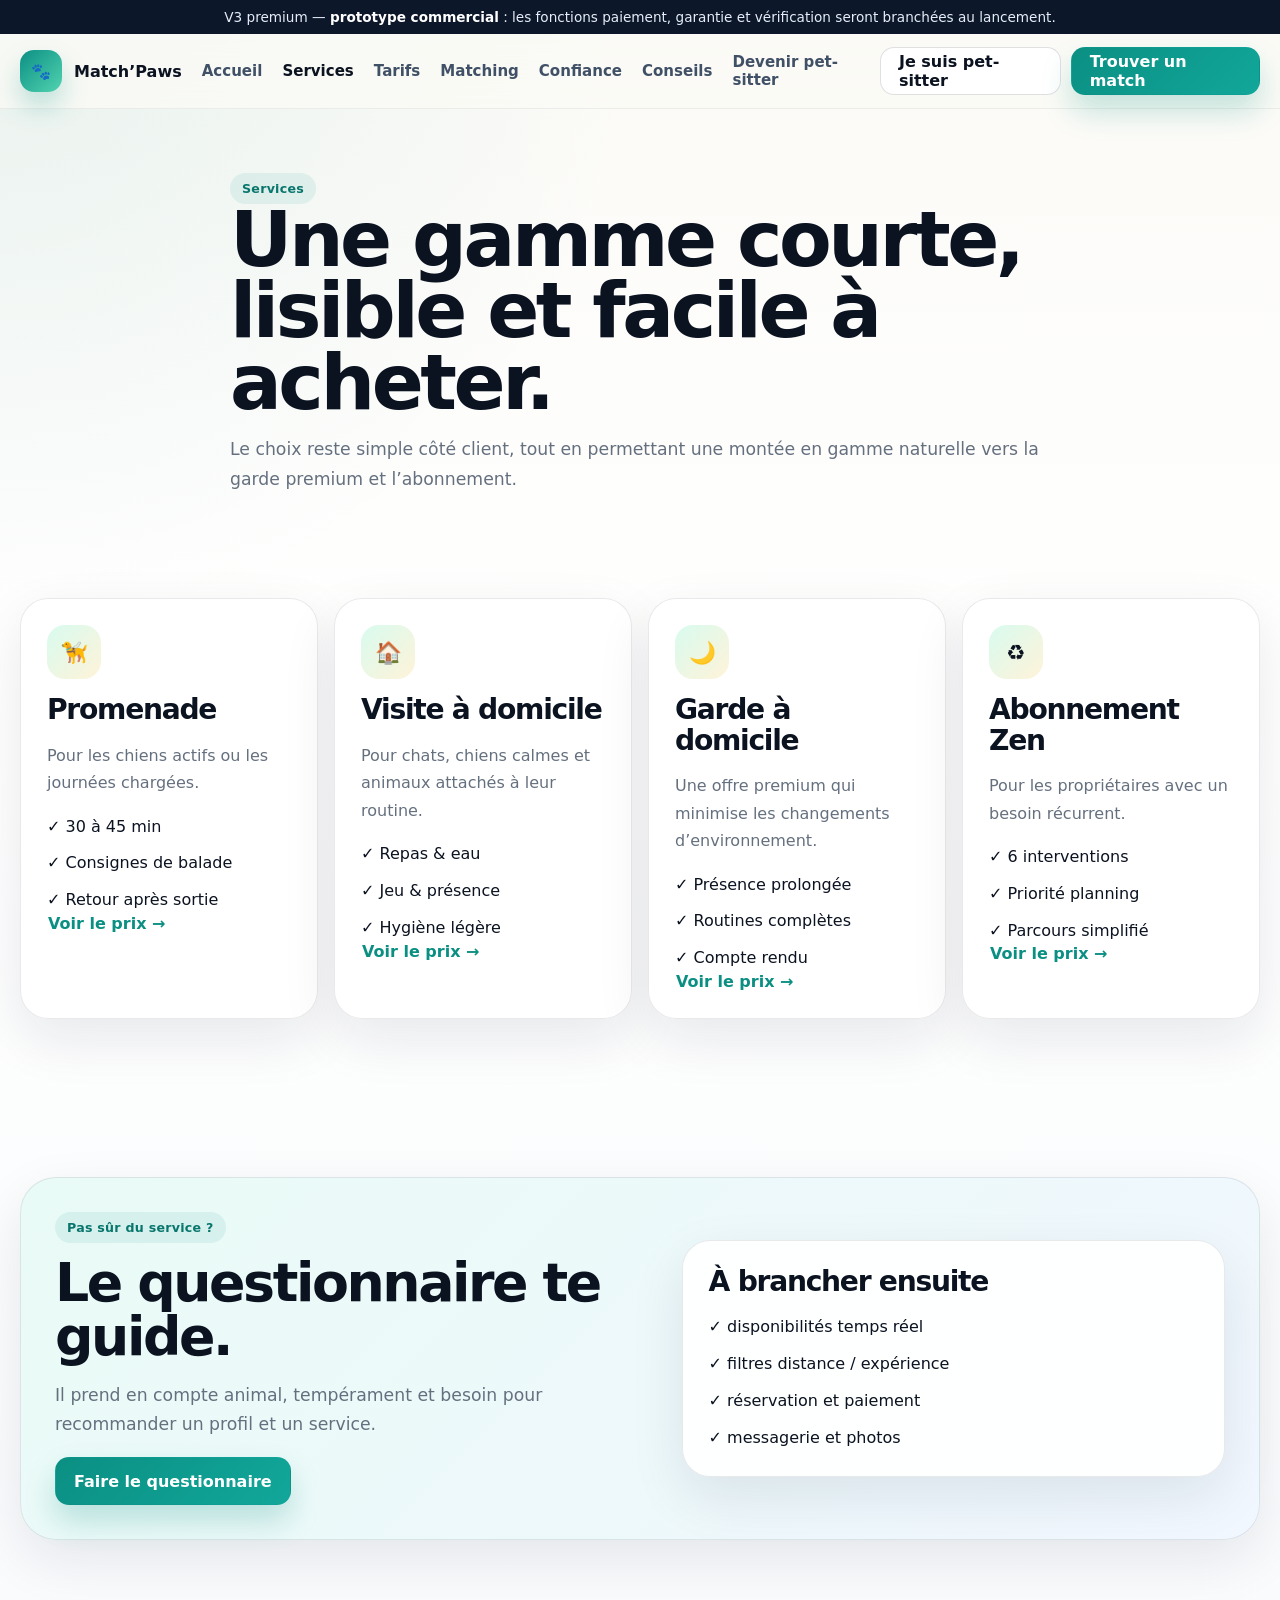
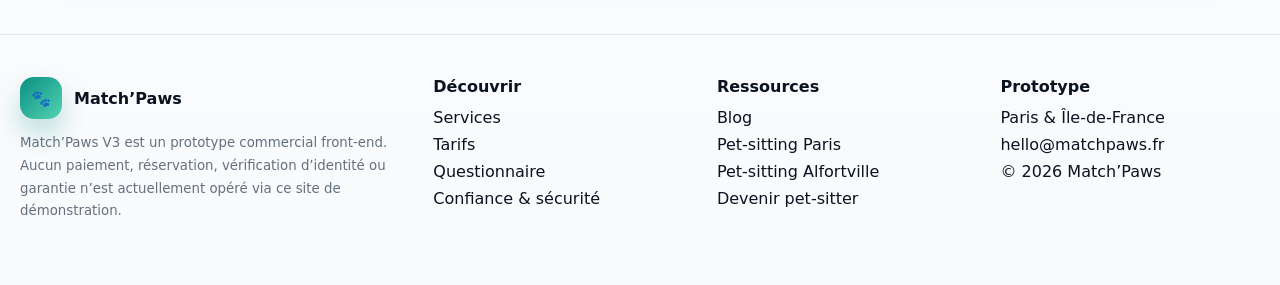
<file: services.html>
<!doctype html><html lang="fr"><head><meta charset="utf-8"><meta name="viewport" content="width=device-width,initial-scale=1"><title>Services — Match’Paws</title><meta name="description" content="Promenade, visites, garde à domicile et abonnement pour chiens et chats."><link rel="stylesheet" href="style.css"></head><body><div class="announcement">V3 premium — <strong>prototype commercial</strong> : les fonctions paiement, garantie et vérification seront branchées au lancement.</div><header class="site-header"><div class="container nav-wrap"><a class="brand" href="index.html"><span class="brand-mark">🐾</span><span>Match’Paws</span></a><nav class="nav"><a data-nav href="index.html">Accueil</a><a data-nav href="services.html">Services</a><a data-nav href="pricing.html">Tarifs</a><a data-nav href="matching.html">Matching</a><a data-nav href="trust.html">Confiance</a><a data-nav href="blog.html">Conseils</a><a data-nav href="become-sitter.html">Devenir pet-sitter</a></nav><div class="actions"><a class="btn btn-secondary" href="become-sitter.html">Je suis pet-sitter</a><a class="btn btn-primary" href="matching.html">Trouver un match</a></div></div></header><main><section class="page-hero"><div class="container intro reveal visible"><span class="eyebrow">Services</span><h1>Une gamme courte, lisible et facile à acheter.</h1><p class="lead">Le choix reste simple côté client, tout en permettant une montée en gamme naturelle vers la garde premium et l’abonnement.</p></div></section><section class="section-sm"><div class="container grid-4"><div class="card reveal"><div class="icon">🦮</div><h3>Promenade</h3><p class="muted">Pour les chiens actifs ou les journées chargées.</p><ul class="check-list"><li>✓ 30 à 45 min</li><li>✓ Consignes de balade</li><li>✓ Retour après sortie</li></ul><a class="btn btn-link" href="pricing.html">Voir le prix →</a></div><div class="card reveal"><div class="icon">🏠</div><h3>Visite à domicile</h3><p class="muted">Pour chats, chiens calmes et animaux attachés à leur routine.</p><ul class="check-list"><li>✓ Repas & eau</li><li>✓ Jeu & présence</li><li>✓ Hygiène légère</li></ul><a class="btn btn-link" href="pricing.html">Voir le prix →</a></div><div class="card reveal"><div class="icon">🌙</div><h3>Garde à domicile</h3><p class="muted">Une offre premium qui minimise les changements d’environnement.</p><ul class="check-list"><li>✓ Présence prolongée</li><li>✓ Routines complètes</li><li>✓ Compte rendu</li></ul><a class="btn btn-link" href="pricing.html">Voir le prix →</a></div><div class="card reveal"><div class="icon">♻️</div><h3>Abonnement Zen</h3><p class="muted">Pour les propriétaires avec un besoin récurrent.</p><ul class="check-list"><li>✓ 6 interventions</li><li>✓ Priorité planning</li><li>✓ Parcours simplifié</li></ul><a class="btn btn-link" href="pricing.html">Voir le prix →</a></div></div></section><section class="section"><div class="container cta reveal"><div><span class="eyebrow">Pas sûr du service ?</span><h2 style="margin-top:13px">Le questionnaire te guide.</h2><p class="lead">Il prend en compte animal, tempérament et besoin pour recommander un profil et un service.</p><a class="btn btn-primary" href="matching.html">Faire le questionnaire</a></div><div class="card"><h3>À brancher ensuite</h3><ul class="check-list"><li>✓ disponibilités temps réel</li><li>✓ filtres distance / expérience</li><li>✓ réservation et paiement</li><li>✓ messagerie et photos</li></ul></div></div></section></main><div class="sticky-mobile"><a class="btn btn-primary" href="matching.html">Trouver mon pet-sitter</a></div><footer class="footer"><div class="container footer-grid"><div><div class="brand" style="margin-bottom:13px"><span class="brand-mark">🐾</span><span>Match’Paws</span></div><small>Match’Paws V3 est un prototype commercial front-end. Aucun paiement, réservation, vérification d’identité ou garantie n’est actuellement opéré via ce site de démonstration.</small></div><div><strong>Découvrir</strong><ul><li><a href="services.html">Services</a></li><li><a href="pricing.html">Tarifs</a></li><li><a href="matching.html">Questionnaire</a></li><li><a href="trust.html">Confiance & sécurité</a></li></ul></div><div><strong>Ressources</strong><ul><li><a href="blog.html">Blog</a></li><li><a href="pet-sitting-paris.html">Pet-sitting Paris</a></li><li><a href="pet-sitting-alfortville.html">Pet-sitting Alfortville</a></li><li><a href="become-sitter.html">Devenir pet-sitter</a></li></ul></div><div><strong>Prototype</strong><ul><li>Paris & Île-de-France</li><li>hello@matchpaws.fr</li><li>© <span id="year"></span> Match’Paws</li></ul></div></div></footer><script src="script.js"></script></body></html>
</file>
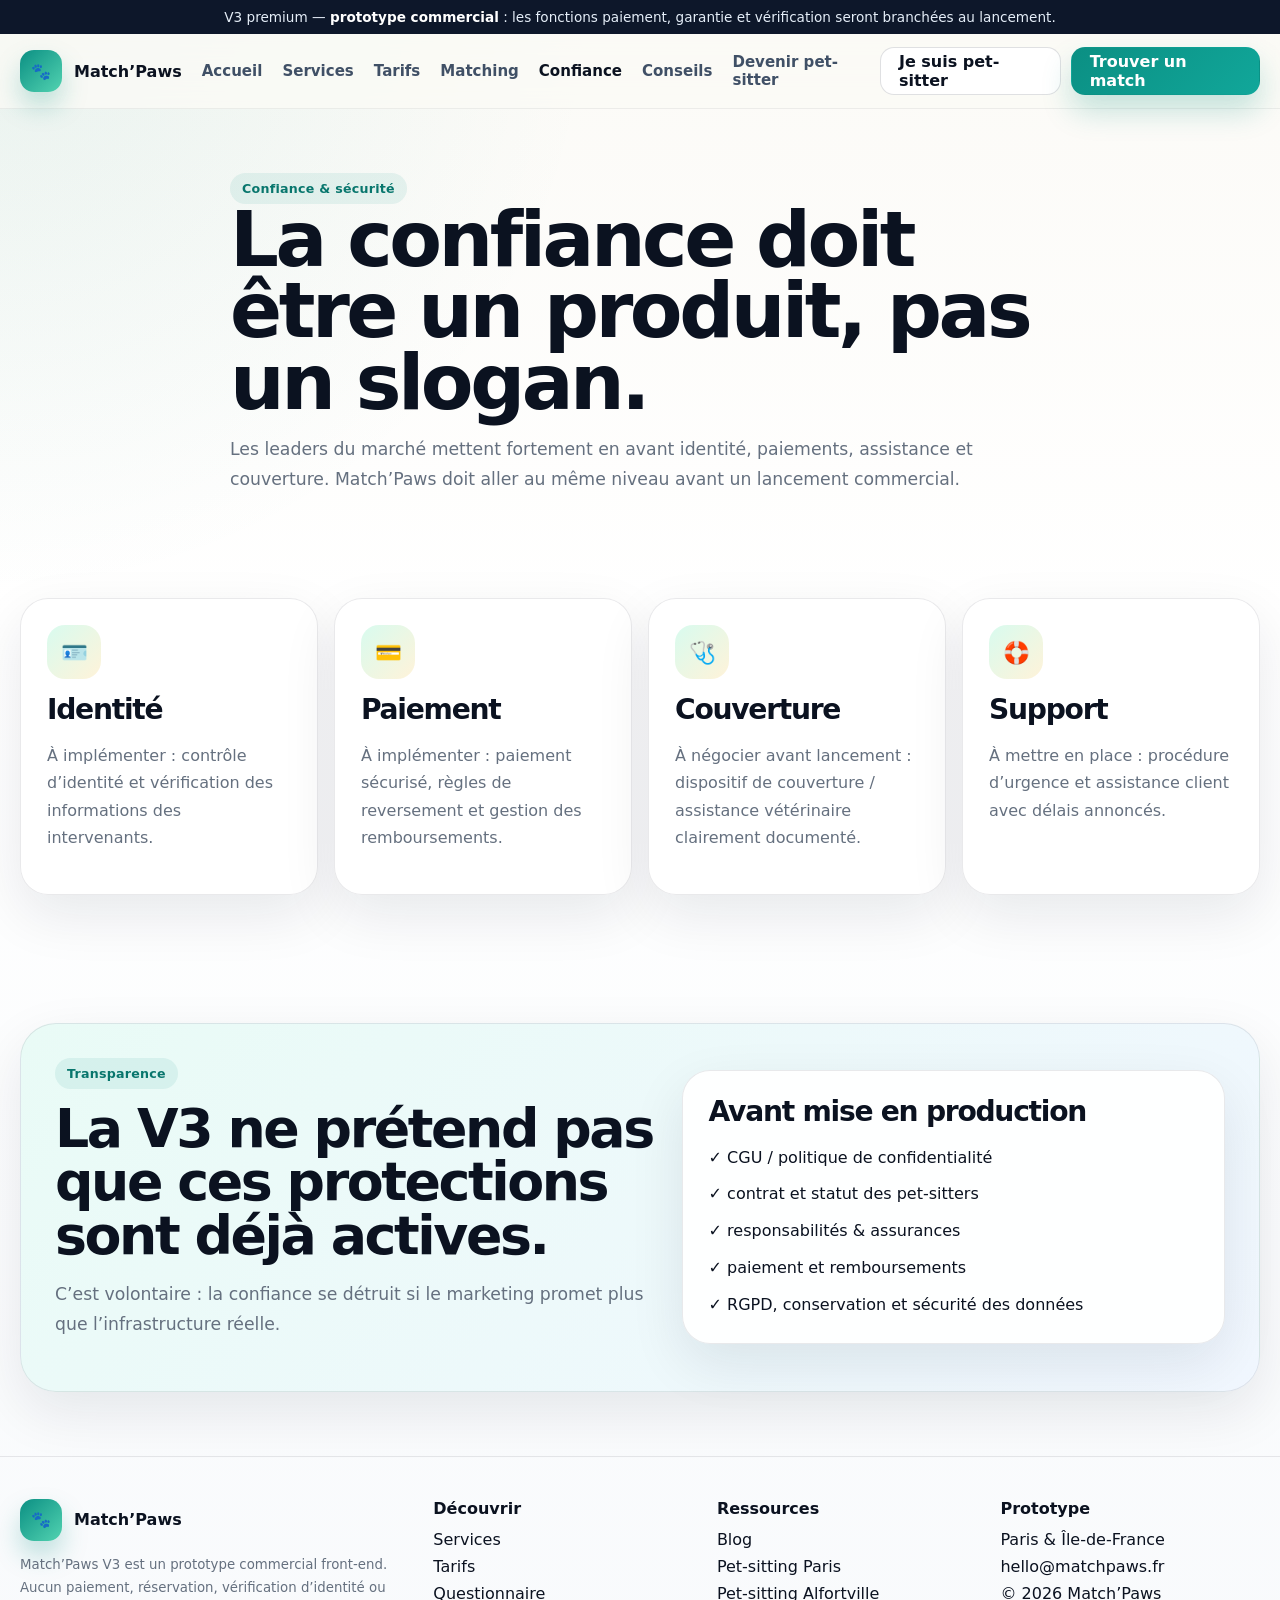
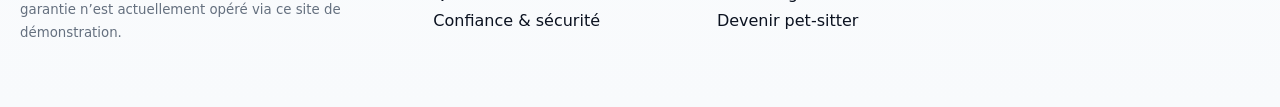
<file: trust.html>
<!doctype html><html lang="fr"><head><meta charset="utf-8"><meta name="viewport" content="width=device-width,initial-scale=1"><title>Confiance & sécurité — Match’Paws</title><meta name="description" content="La feuille de route confiance de Match’Paws : identité, paiement, assistance, couverture et transparence."><link rel="stylesheet" href="style.css"></head><body><div class="announcement">V3 premium — <strong>prototype commercial</strong> : les fonctions paiement, garantie et vérification seront branchées au lancement.</div><header class="site-header"><div class="container nav-wrap"><a class="brand" href="index.html"><span class="brand-mark">🐾</span><span>Match’Paws</span></a><nav class="nav"><a data-nav href="index.html">Accueil</a><a data-nav href="services.html">Services</a><a data-nav href="pricing.html">Tarifs</a><a data-nav href="matching.html">Matching</a><a data-nav href="trust.html">Confiance</a><a data-nav href="blog.html">Conseils</a><a data-nav href="become-sitter.html">Devenir pet-sitter</a></nav><div class="actions"><a class="btn btn-secondary" href="become-sitter.html">Je suis pet-sitter</a><a class="btn btn-primary" href="matching.html">Trouver un match</a></div></div></header><main><section class="page-hero"><div class="container intro reveal visible"><span class="eyebrow">Confiance & sécurité</span><h1>La confiance doit être un produit, pas un slogan.</h1><p class="lead">Les leaders du marché mettent fortement en avant identité, paiements, assistance et couverture. Match’Paws doit aller au même niveau avant un lancement commercial.</p></div></section><section class="section-sm"><div class="container grid-4"><div class="safety-card reveal"><div class="icon">🪪</div><h3>Identité</h3><p class="muted">À implémenter : contrôle d’identité et vérification des informations des intervenants.</p></div><div class="safety-card reveal"><div class="icon">💳</div><h3>Paiement</h3><p class="muted">À implémenter : paiement sécurisé, règles de reversement et gestion des remboursements.</p></div><div class="safety-card reveal"><div class="icon">🩺</div><h3>Couverture</h3><p class="muted">À négocier avant lancement : dispositif de couverture / assistance vétérinaire clairement documenté.</p></div><div class="safety-card reveal"><div class="icon">🛟</div><h3>Support</h3><p class="muted">À mettre en place : procédure d’urgence et assistance client avec délais annoncés.</p></div></div></section><section class="section-sm"><div class="container cta reveal"><div><span class="eyebrow">Transparence</span><h2 style="margin-top:13px">La V3 ne prétend pas que ces protections sont déjà actives.</h2><p class="lead">C’est volontaire : la confiance se détruit si le marketing promet plus que l’infrastructure réelle.</p></div><div class="card"><h3>Avant mise en production</h3><ul class="check-list"><li>✓ CGU / politique de confidentialité</li><li>✓ contrat et statut des pet-sitters</li><li>✓ responsabilités & assurances</li><li>✓ paiement et remboursements</li><li>✓ RGPD, conservation et sécurité des données</li></ul></div></div></section></main><div class="sticky-mobile"><a class="btn btn-primary" href="matching.html">Trouver mon pet-sitter</a></div><footer class="footer"><div class="container footer-grid"><div><div class="brand" style="margin-bottom:13px"><span class="brand-mark">🐾</span><span>Match’Paws</span></div><small>Match’Paws V3 est un prototype commercial front-end. Aucun paiement, réservation, vérification d’identité ou garantie n’est actuellement opéré via ce site de démonstration.</small></div><div><strong>Découvrir</strong><ul><li><a href="services.html">Services</a></li><li><a href="pricing.html">Tarifs</a></li><li><a href="matching.html">Questionnaire</a></li><li><a href="trust.html">Confiance & sécurité</a></li></ul></div><div><strong>Ressources</strong><ul><li><a href="blog.html">Blog</a></li><li><a href="pet-sitting-paris.html">Pet-sitting Paris</a></li><li><a href="pet-sitting-alfortville.html">Pet-sitting Alfortville</a></li><li><a href="become-sitter.html">Devenir pet-sitter</a></li></ul></div><div><strong>Prototype</strong><ul><li>Paris & Île-de-France</li><li>hello@matchpaws.fr</li><li>© <span id="year"></span> Match’Paws</li></ul></div></div></footer><script src="script.js"></script></body></html>
</file>
<file: style.css>
:root{
 --ink:#0b1220;--muted:#65707f;--paper:#fbfaf6;--white:#fff;--line:rgba(11,18,32,.09);
 --brand:#0b8f83;--brand2:#2bbf78;--sun:#ffb557;--navy:#101b31;--soft:#edf8f5;
 --shadow:0 20px 55px rgba(16,27,49,.09);--shadow2:0 35px 90px rgba(16,27,49,.16);
 --r:24px;--r2:36px;--max:1240px;
}
*{box-sizing:border-box}html{scroll-behavior:smooth}body{margin:0;background:radial-gradient(circle at 0 0,rgba(11,143,131,.08),transparent 28%),linear-gradient(180deg,#fbfaf6 0,#fff 36%,#f8fafc 100%);color:var(--ink);font-family:Inter,ui-sans-serif,system-ui,-apple-system,BlinkMacSystemFont,"Segoe UI",sans-serif}a{color:inherit;text-decoration:none}img{max-width:100%;display:block}button,input,select,textarea{font:inherit}.container{width:min(var(--max),calc(100% - 40px));margin:auto}.section{padding:94px 0}.section-sm{padding:64px 0}.eyebrow{display:inline-flex;align-items:center;gap:8px;padding:8px 12px;border-radius:999px;background:rgba(11,143,131,.09);color:#08766d;font-size:.79rem;font-weight:800;letter-spacing:.02em}.muted{color:var(--muted)}h1,h2,h3,h4{margin:0;letter-spacing:-.045em}h1{font-size:clamp(3.1rem,6vw,6.1rem);line-height:.93;font-weight:900}h2{font-size:clamp(2.25rem,4.2vw,3.9rem);line-height:1;font-weight:860}h3{font-size:clamp(1.3rem,2.2vw,1.85rem);line-height:1.08}p{line-height:1.72}.lead{font-size:1.08rem;color:var(--muted)}.site-header{position:sticky;top:0;z-index:50;background:rgba(251,250,246,.82);backdrop-filter:blur(16px);border-bottom:1px solid rgba(11,18,32,.06)}.nav-wrap{min-height:74px;display:flex;align-items:center;justify-content:space-between;gap:20px}.brand{display:flex;align-items:center;gap:12px;font-weight:900}.brand-mark{width:42px;height:42px;border-radius:14px;display:grid;place-items:center;color:white;background:linear-gradient(135deg,var(--brand),#52d3b1);box-shadow:0 14px 26px rgba(11,143,131,.25)}.nav{display:flex;align-items:center;gap:20px}.nav a{font-weight:680;font-size:.94rem;color:#405066}.nav a:hover,.nav a.active{color:var(--ink)}.actions{display:flex;align-items:center;gap:10px}.btn{display:inline-flex;align-items:center;justify-content:center;gap:9px;min-height:48px;padding:0 18px;border-radius:14px;border:1px solid transparent;font-weight:820;cursor:pointer;transition:.22s ease}.btn:hover{transform:translateY(-1px)}.btn-primary{background:linear-gradient(135deg,var(--brand),#11a79a);color:white;box-shadow:0 16px 30px rgba(11,143,131,.23)}.btn-secondary{background:#fff;border-color:rgba(11,18,32,.13);color:var(--ink)}.btn-dark{background:var(--navy);color:white}.btn-link{min-height:auto;padding:0;background:none;color:var(--brand)}.announcement{background:#0d172a;color:#e5eef8;font-size:.85rem;text-align:center;padding:9px 16px}.announcement strong{color:#fff}.hero{padding:54px 0 30px}.hero-grid{display:grid;grid-template-columns:1.02fr .98fr;gap:52px;align-items:center}.hero-copy h1 span{color:var(--brand)}.hero-copy .lead{max-width:700px;font-size:1.13rem}.hero-actions{display:flex;gap:12px;flex-wrap:wrap;margin:26px 0 20px}.search-box{padding:16px;border-radius:25px;background:#fff;border:1px solid var(--line);box-shadow:var(--shadow);display:grid;grid-template-columns:1.4fr 1fr 1fr auto;gap:10px;align-items:end;margin-top:28px}.search-box label{display:grid;gap:7px;font-size:.76rem;font-weight:800;color:#516072}.field{width:100%;min-height:46px;padding:0 12px;border-radius:12px;border:1px solid rgba(11,18,32,.13);background:#fff;color:var(--ink)}textarea.field{min-height:118px;padding:13px}.proof-row{display:flex;gap:12px;flex-wrap:wrap;margin-top:20px}.proof-chip{padding:10px 12px;border-radius:14px;background:rgba(255,255,255,.8);border:1px solid var(--line);font-size:.86rem;color:#475569}.hero-visual{min-height:620px;position:relative;perspective:1500px}.glow{position:absolute;border-radius:999px;filter:blur(12px);opacity:.78}.g1{width:210px;height:210px;background:rgba(43,191,120,.22);left:50px;top:20px}.g2{width:260px;height:260px;background:rgba(11,143,131,.18);right:-10px;bottom:60px}.g3{width:150px;height:150px;background:rgba(255,181,87,.23);right:110px;top:45px}.hero-panel{position:absolute;left:5%;right:6%;top:9%;padding:22px;border-radius:34px;background:linear-gradient(180deg,rgba(255,255,255,.95),rgba(255,255,255,.8));backdrop-filter:blur(18px);border:1px solid rgba(255,255,255,.7);box-shadow:var(--shadow2);transform:rotateY(-11deg) rotateX(7deg);transform-style:preserve-3d}.hero-panel .screen{padding:18px;border-radius:25px;background:linear-gradient(145deg,#f5fffc,#fff 55%);border:1px solid var(--line)}.screen-top{display:flex;justify-content:space-between;gap:18px;align-items:flex-start}.score{width:94px;height:94px;border-radius:28px;background:linear-gradient(145deg,#d6fbef,#effcf8);display:grid;place-items:center;text-align:center;box-shadow:inset 0 0 0 1px rgba(11,143,131,.08)}.score strong{font-size:1.65rem}.mini-profile{display:grid;grid-template-columns:70px 1fr;gap:13px;align-items:center;padding:14px;border-radius:20px;background:#fff;border:1px solid var(--line);margin-top:14px}.avatar{width:70px;height:70px;border-radius:22px;display:grid;place-items:center;font-size:2rem;background:linear-gradient(135deg,#d8fbef,#e3efff)}.tag-row{display:flex;flex-wrap:wrap;gap:7px;margin-top:9px}.tag{padding:6px 9px;border-radius:999px;background:#f1f5f9;font-size:.75rem;font-weight:760;color:#475569}.float-card{position:absolute;padding:17px;border-radius:22px;background:rgba(255,255,255,.95);border:1px solid var(--line);box-shadow:var(--shadow);z-index:3}.float-card.one{left:-2%;bottom:95px;transform:rotateY(13deg) rotateX(4deg)}.float-card.two{right:-3%;top:118px;transform:rotateY(-13deg) rotateX(4deg)}.stat-number{font-size:1.6rem;font-weight:900}.trust-strip{display:grid;grid-template-columns:repeat(4,1fr);gap:12px;padding:16px;border-radius:28px;background:linear-gradient(135deg,#0e1729,#17243d);color:#fff}.trust-strip>div{padding:15px;border-radius:18px;background:rgba(255,255,255,.055)}.trust-strip small{display:block;color:#bac8d9;margin-top:7px;line-height:1.5}.section-head{display:flex;align-items:end;justify-content:space-between;gap:24px;margin-bottom:34px}.section-head p{max-width:700px}.grid-4{display:grid;grid-template-columns:repeat(4,1fr);gap:16px}.grid-3{display:grid;grid-template-columns:repeat(3,1fr);gap:18px}.grid-2{display:grid;grid-template-columns:repeat(2,1fr);gap:22px}.card,.price-card,.blog-card,.faq,.quote-card,.form-card,.seo-card,.safety-card,.step-card{padding:26px;border-radius:28px;background:rgba(255,255,255,.91);border:1px solid var(--line);box-shadow:var(--shadow);transition:.22s ease}.card:hover,.price-card:hover,.blog-card:hover,.seo-card:hover{transform:translateY(-3px)}.icon{width:54px;height:54px;border-radius:18px;display:grid;place-items:center;font-size:1.35rem;background:linear-gradient(135deg,#d8fbef,#fff3d9);margin-bottom:16px}.dark-card{background:linear-gradient(135deg,#0e1729,#17243d);color:white}.dark-card .muted{color:#c2cfdd}.service-card{position:relative;overflow:hidden}.service-card:after{content:"";position:absolute;width:120px;height:120px;border-radius:999px;background:rgba(11,143,131,.08);right:-35px;top:-35px}.price-grid{display:grid;grid-template-columns:repeat(4,1fr);gap:16px}.price-card.featured{background:linear-gradient(180deg,#101b31,#0f172a);color:white;border-color:rgba(255,255,255,.06);transform:translateY(-8px)}.price-card.featured .muted,.price-card.featured li{color:#c8d4e4}.price{font-size:2.7rem;font-weight:920;letter-spacing:-.06em;margin:12px 0 3px}.price-card ul{list-style:none;padding:0;margin:20px 0 0;display:grid;gap:11px}.price-card li{display:flex;gap:9px;color:#425168;line-height:1.5}.badge{display:inline-flex;padding:7px 10px;border-radius:999px;background:rgba(255,181,87,.18);color:#a95800;font-size:.75rem;font-weight:820}.featured .badge{color:#ffe3b6;background:rgba(255,181,87,.13)}.mosaic{display:grid;grid-template-columns:1.15fr .85fr;gap:18px}.mosaic>div{min-height:205px}.mosaic .tall{grid-row:span 2}.check-list{list-style:none;padding:0;margin:18px 0 0;display:grid;gap:12px}.check-list li{display:flex;gap:10px;line-height:1.55}.step-grid{display:grid;grid-template-columns:repeat(4,1fr);gap:14px}.step-no{width:40px;height:40px;border-radius:14px;background:#e8f7f4;color:#08766d;display:grid;place-items:center;font-weight:900;margin-bottom:14px}.blog-grid{display:grid;grid-template-columns:repeat(3,1fr);gap:18px}.blog-card .meta,.article-meta{display:flex;gap:10px;flex-wrap:wrap;color:var(--muted);font-size:.84rem;margin:12px 0}.quote-grid{display:grid;grid-template-columns:repeat(3,1fr);gap:16px}.quote-card blockquote{margin:0;font-size:1.03rem;line-height:1.7}.author{display:flex;align-items:center;gap:10px;margin-top:17px}.author .avatar{width:48px;height:48px;border-radius:15px;font-size:1.25rem}.cta{padding:34px;border-radius:36px;background:linear-gradient(135deg,#e9fbf6,#f1f7ff);border:1px solid var(--line);box-shadow:var(--shadow);display:grid;grid-template-columns:1.05fr .95fr;gap:26px;align-items:center}.kpis{display:grid;grid-template-columns:repeat(3,1fr);gap:12px}.kpi{padding:17px;border-radius:20px;background:#fff;border:1px solid var(--line)}.kpi strong{font-size:1.35rem;display:block}.faq-list{display:grid;gap:12px}.faq h4{margin-bottom:7px}.footer{padding:42px 0 62px;border-top:1px solid var(--line)}.footer-grid{display:grid;grid-template-columns:1.2fr repeat(3,.8fr);gap:24px}.footer ul{list-style:none;padding:0;margin:12px 0 0;display:grid;gap:8px}.footer small{color:var(--muted);line-height:1.7}.page-hero{padding:64px 0 22px}.page-hero .intro{max-width:820px}.article-layout{display:grid;grid-template-columns:1fr 320px;gap:28px;align-items:start}.article-content,.article-side{background:#fff;border:1px solid var(--line);border-radius:30px;box-shadow:var(--shadow);padding:32px}.article-content h2{font-size:2rem;margin:34px 0 12px}.article-content h3{font-size:1.35rem;margin:25px 0 10px}.article-content ul{padding-left:20px;line-height:1.8}.breadcrumb{display:flex;gap:8px;flex-wrap:wrap;color:var(--muted);font-size:.88rem;margin-bottom:15px}.article-side{position:sticky;top:96px}.newsletter{display:flex;gap:10px;flex-wrap:wrap}.newsletter .field{flex:1;min-width:220px}.success{display:none;padding:12px 14px;border-radius:14px;background:#eafaf1;border:1px solid rgba(43,191,120,.25);color:#137244;font-weight:800;margin-top:12px}.success.show{display:block}.stepper{display:grid;grid-template-columns:260px 1fr;gap:22px}.step-nav{display:grid;gap:10px;align-self:start;position:sticky;top:96px}.step-link{padding:15px 17px;border-radius:17px;border:1px solid var(--line);background:#fff;text-align:left;font-weight:800;color:#526174;cursor:pointer}.step-link.active{background:#eaf8f5;color:#08766d;border-color:rgba(11,143,131,.25)}.step-pane{display:none}.step-pane.active{display:block}.progress{height:9px;border-radius:999px;background:#e8edf3;overflow:hidden;margin:17px 0 23px}.progress>div{height:100%;width:25%;background:linear-gradient(135deg,var(--brand),var(--brand2));transition:.25s}.option-grid{display:grid;gap:10px}.option{padding:16px;border-radius:17px;border:1px solid var(--line);background:#fff;cursor:pointer;font-weight:720;color:#46556a}.option.selected{background:#eaf8f5;color:#08766d;border-color:rgba(11,143,131,.28)}.result{padding:23px;border-radius:24px;background:linear-gradient(135deg,#edfdf7,#f4fbff);border:1px solid rgba(11,143,131,.16)}.pricing-table{overflow:auto;border:1px solid var(--line);border-radius:24px;background:#fff;box-shadow:var(--shadow)}.pricing-table table{width:100%;border-collapse:collapse;min-width:760px}.pricing-table th,.pricing-table td{padding:15px 17px;text-align:left;border-bottom:1px solid var(--line);vertical-align:top}.pricing-table th{background:#f8fafc;color:#425168;font-size:.86rem}.money-box{display:grid;grid-template-columns:1fr 1fr;gap:18px}.money-box .card strong.big{font-size:2.3rem;display:block}.city-hero{display:grid;grid-template-columns:1fr .85fr;gap:26px;align-items:center}.city-map{min-height:360px;border-radius:30px;background:linear-gradient(145deg,#eaf8f5,#eef5ff);position:relative;overflow:hidden;border:1px solid var(--line);box-shadow:var(--shadow)}.city-map:before,.city-map:after{content:"";position:absolute;border-radius:999px;border:22px solid rgba(255,255,255,.85);width:420px;height:420px;left:-80px;top:-140px}.city-map:after{width:300px;height:300px;left:auto;right:-100px;top:auto;bottom:-130px}.pin{position:absolute;z-index:3;width:54px;height:54px;border-radius:18px;background:var(--brand);color:white;display:grid;place-items:center;box-shadow:0 18px 30px rgba(11,143,131,.25)}.pin.p1{left:26%;top:34%}.pin.p2{left:58%;top:52%}.pin.p3{left:72%;top:24%}.sticky-mobile{display:none}.reveal{opacity:0;transform:translateY(12px);transition:.5s ease}.reveal.visible{opacity:1;transform:none}.inline-note{padding:12px 14px;border-radius:15px;background:#fff7ed;border:1px solid #fed7aa;color:#9a3412;font-size:.9rem}
@media(max-width:1120px){.hero-grid,.cta,.article-layout,.stepper,.city-hero,.mosaic,.footer-grid{grid-template-columns:1fr}.grid-4,.price-grid,.step-grid{grid-template-columns:repeat(2,1fr)}.grid-3,.blog-grid,.quote-grid,.kpis{grid-template-columns:1fr 1fr}.search-box{grid-template-columns:1fr 1fr}.search-box .btn{grid-column:1/-1}.article-side,.step-nav{position:static}.step-nav{grid-template-columns:repeat(4,1fr)}}
@media(max-width:760px){.nav{display:none}.actions .btn-secondary{display:none}.container{width:min(var(--max),calc(100% - 28px))}.hero{padding-top:38px}.hero-grid,.grid-4,.grid-3,.grid-2,.price-grid,.step-grid,.blog-grid,.quote-grid,.kpis,.money-box,.trust-strip,.step-nav{grid-template-columns:1fr}.hero-visual{min-height:430px}.hero-panel{left:0;right:0;transform:none}.float-card{display:none}.search-box{grid-template-columns:1fr}.price-card.featured{transform:none}.section{padding:72px 0}.section-head{align-items:flex-start;flex-direction:column}.sticky-mobile{display:flex;position:fixed;z-index:60;bottom:14px;left:14px;right:14px;padding:10px;background:rgba(255,255,255,.9);backdrop-filter:blur(14px);border:1px solid var(--line);border-radius:18px;box-shadow:var(--shadow2)}.sticky-mobile .btn{width:100%}}
</file>
